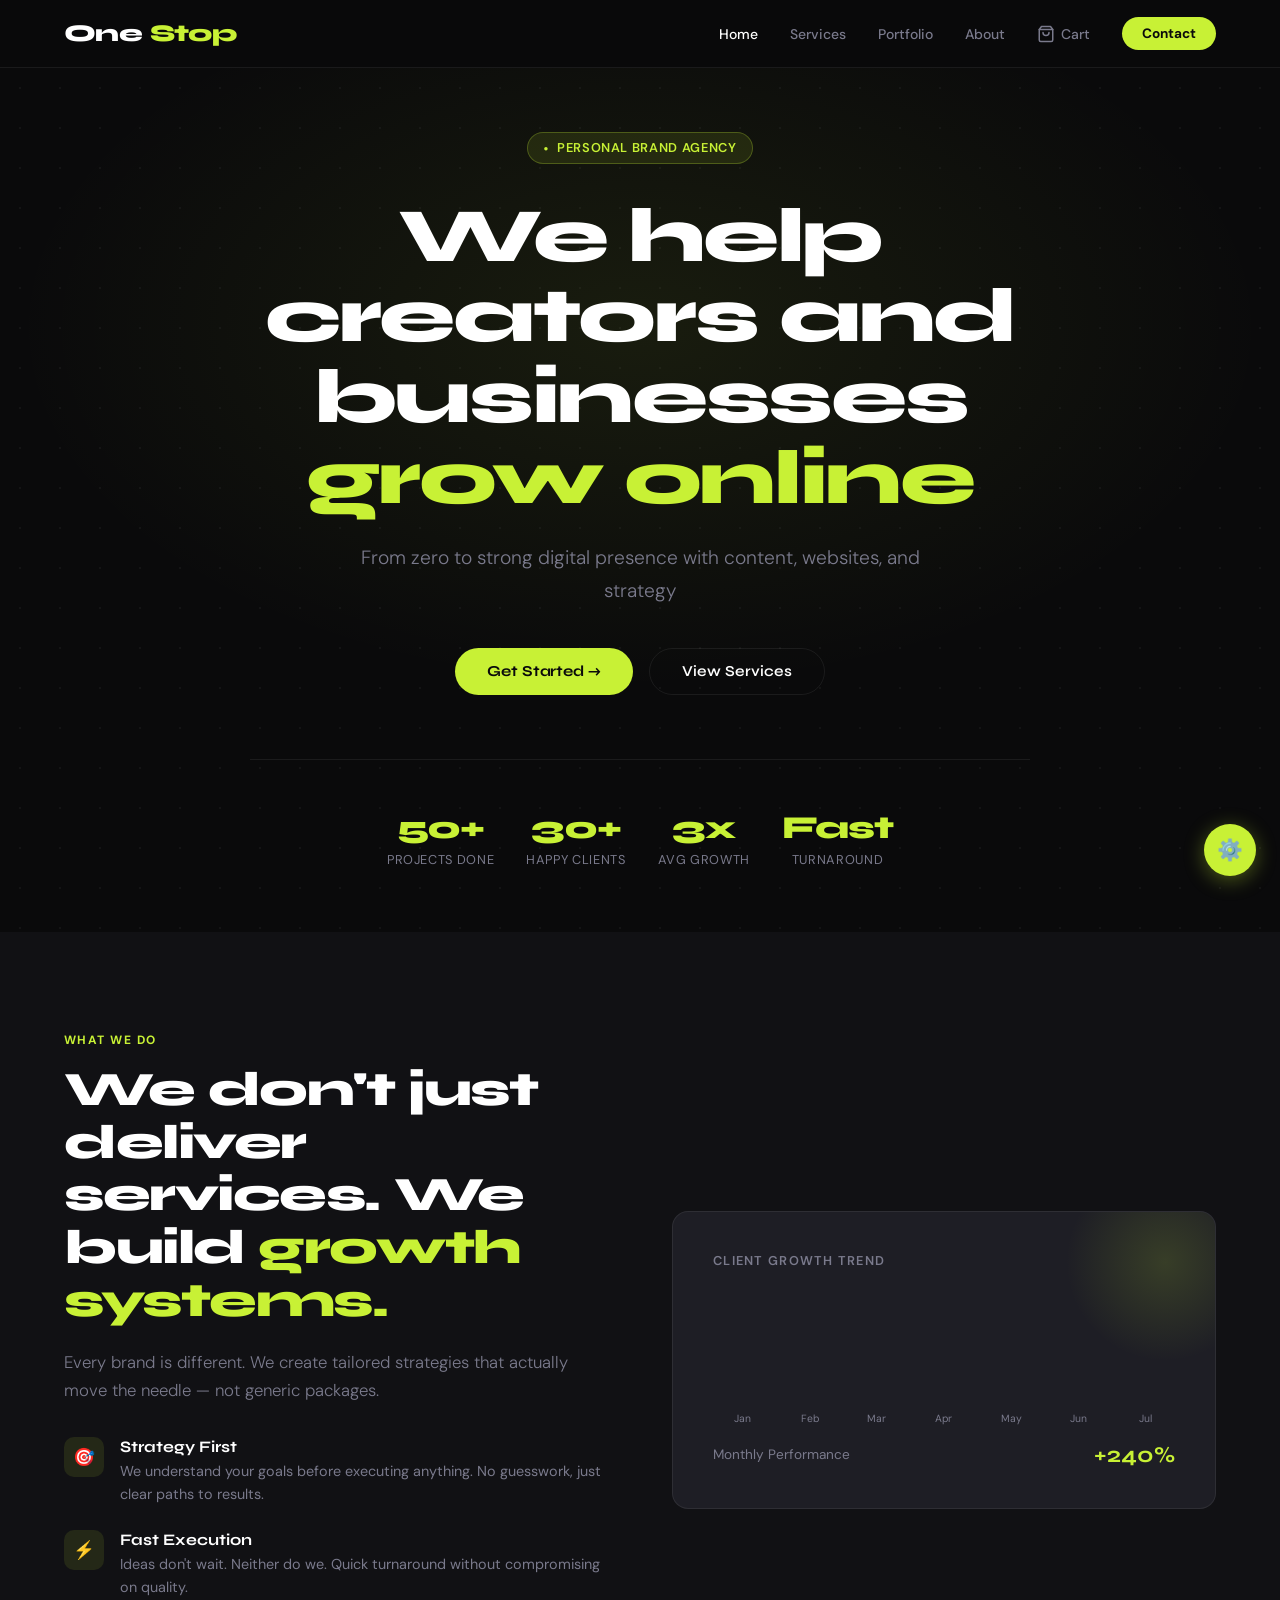
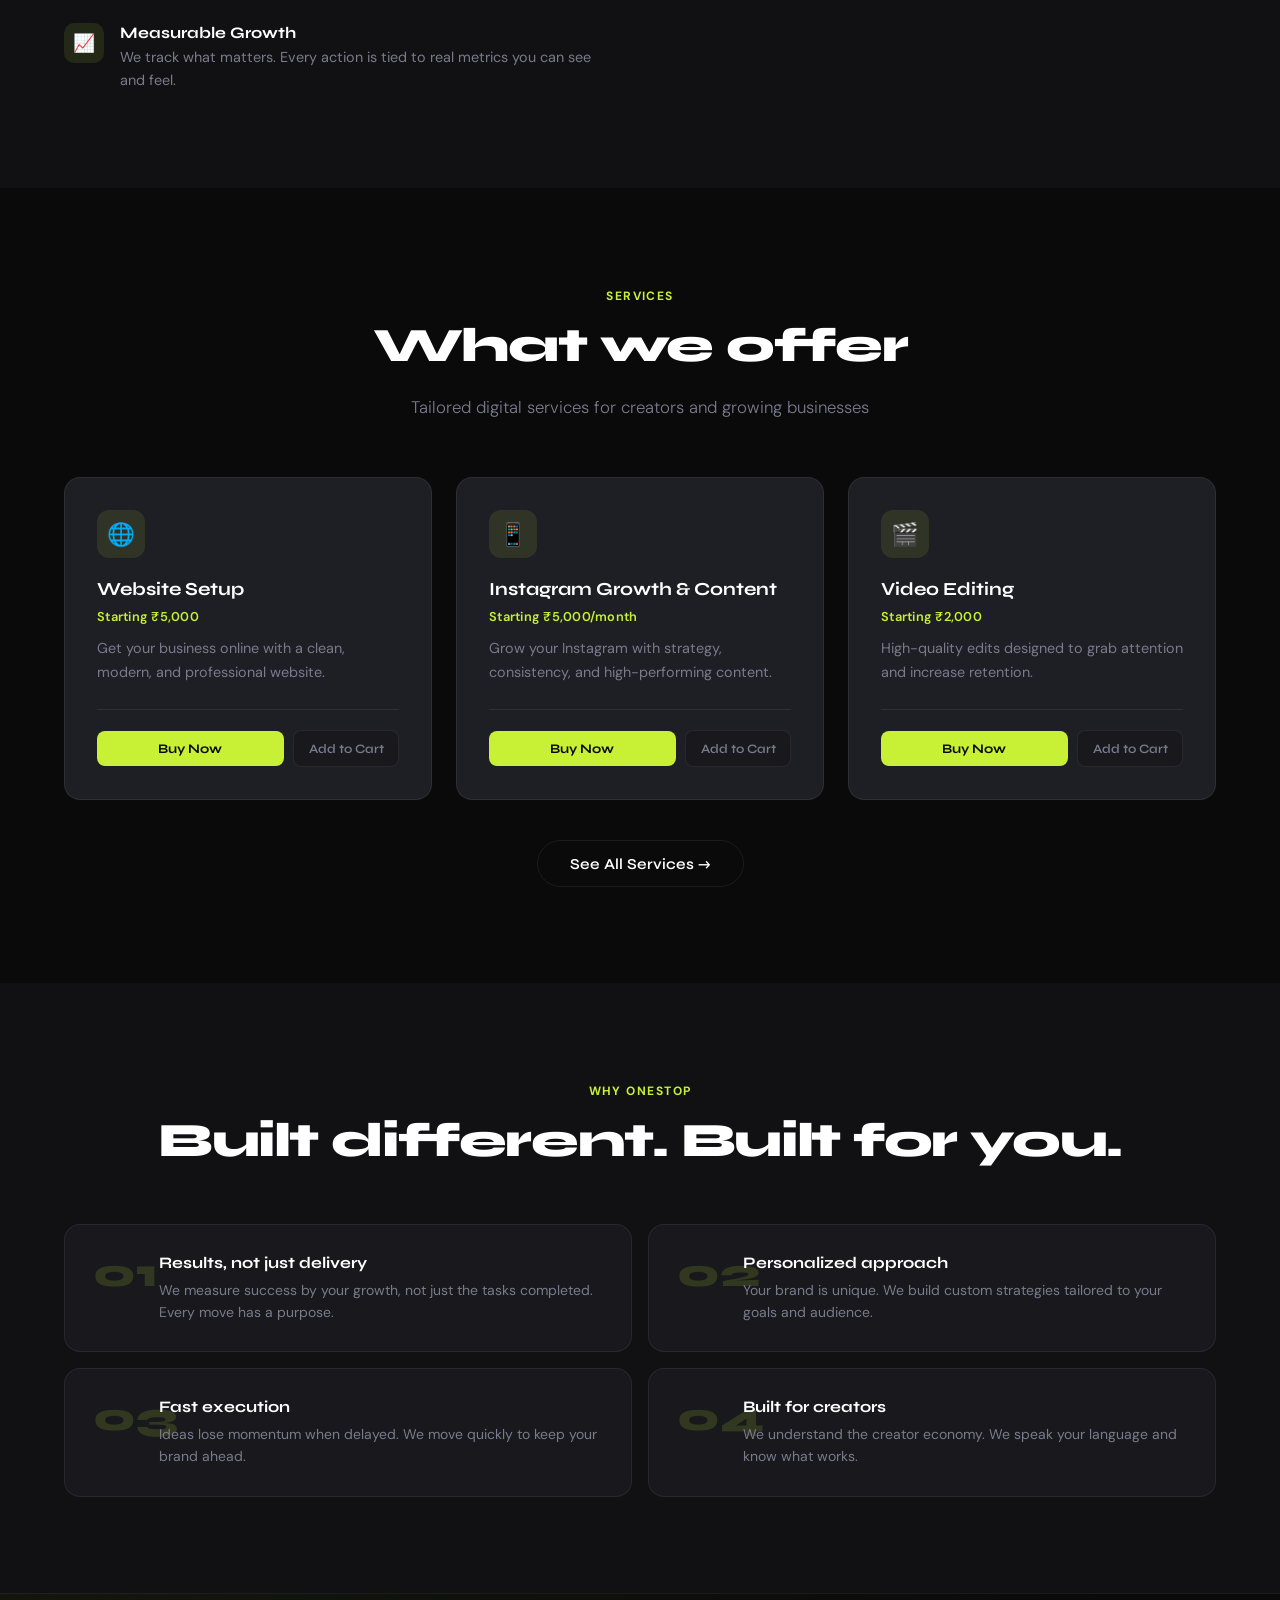
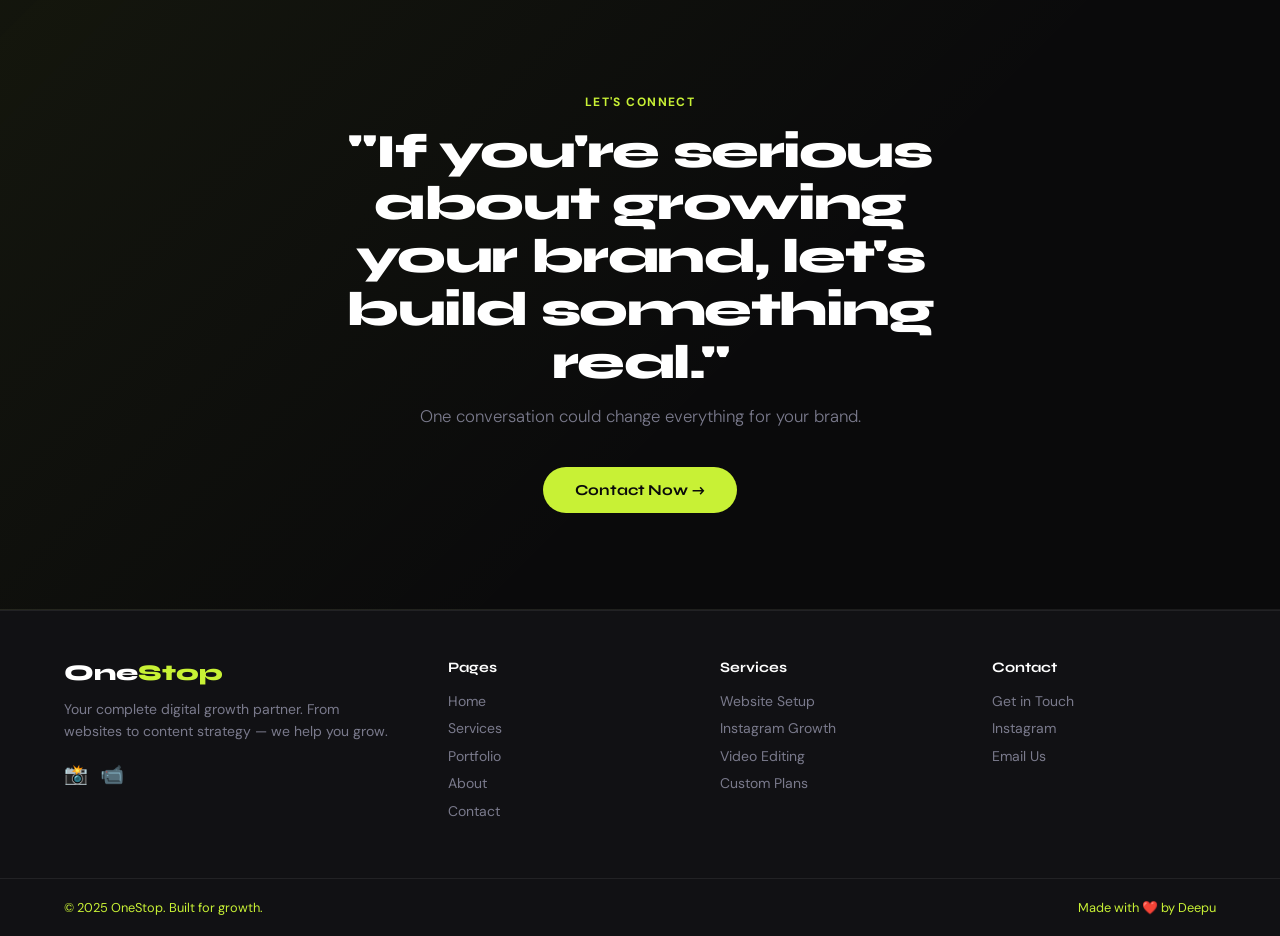
<file: index.html>
<!DOCTYPE html>
<html lang="en">
<head>
  <link rel="icon" type="image/svg+xml" href="favicon.svg">
<!-- Google Tag Manager -->
<script>(function(w,d,s,l,i){w[l]=w[l]||[];w[l].push({'gtm.start':
new Date().getTime(),event:'gtm.js'});var f=d.getElementsByTagName(s)[0],
j=d.createElement(s),dl=l!='dataLayer'?'&l='+l:'';j.async=true;j.src=
'https://www.googletagmanager.com/gtm.js?id='+i+dl;f.parentNode.insertBefore(j,f);
})(window,document,'script','dataLayer','GTM-PC334QZ3');</script>
<!-- End Google Tag Manager -->
  <!-- Google Tag Manager -->
<script>(function(w,d,s,l,i){w[l]=w[l]||[];w[l].push({'gtm.start':
new Date().getTime(),event:'gtm.js'});var f=d.getElementsByTagName(s)[0],
j=d.createElement(s),dl=l!='dataLayer'?'&l='+l:'';j.async=true;j.src=
'https://www.googletagmanager.com/gtm.js?id='+i+dl;f.parentNode.insertBefore(j,f);
})(window,document,'script','dataLayer','GTM-522B4P5Z');</script>
<!-- End Google Tag Manager -->
  <!-- Google tag (gtag.js) -->
<script async src="https://www.googletagmanager.com/gtag/js?id=G-YJ4X2NCLJR"></script>
<script>
  window.dataLayer = window.dataLayer || [];
  function gtag(){dataLayer.push(arguments);}
  gtag('js', new Date());

  gtag('config', 'G-YJ4X2NCLJR');
</script>
  <meta charset="UTF-8">
  <meta name="viewport" content="width=device-width, initial-scale=1.0">
  <title>OneStop — Digital Growth Agency</title>
  <link rel="stylesheet" href="styles.css">
</head>
<body>
  <!-- Google Tag Manager (noscript) -->
<noscript><iframe src="https://www.googletagmanager.com/ns.html?id=GTM-522B4P5Z"
height="0" width="0" style="display:none;visibility:hidden"></iframe></noscript>
<!-- End Google Tag Manager (noscript) -->
 <!-- Google Tag Manager (noscript) -->
<noscript><iframe src="https://www.googletagmanager.com/ns.html?id=GTM-PC334QZ3"
height="0" width="0" style="display:none;visibility:hidden"></iframe></noscript>
<!-- End Google Tag Manager (noscript) -->

<!-- ─── NAV ─────────────────────────────────────── -->
<nav>
  <a class="nav-logo" href="index.html">One<span>Stop</span></a>
  <div class="nav-links">
    <a href="index.html" class="active">Home</a>
    <a href="services.html">Services</a>
    <a href="portfolio.html">Portfolio</a>
    <a href="about.html">About</a>
    <button class="cart-nav-btn" onclick="openCart()" title="Cart">
      <svg viewBox="0 0 24 24" fill="none" stroke="currentColor" stroke-width="2" stroke-linecap="round" stroke-linejoin="round"><path d="M6 2L3 6v14a2 2 0 002 2h14a2 2 0 002-2V6l-3-4z"/><line x1="3" y1="6" x2="21" y2="6"/><path d="M16 10a4 4 0 01-8 0"/></svg>
      Cart
      <span class="cart-count" id="cartCount">0</span>
    </button>
    <a href="contact.html" class="nav-cta">Contact</a>
  </div>
  <button class="hamburger" onclick="toggleMenu()"><span></span><span></span><span></span></button>
</nav>
<div class="mobile-menu" id="mobileMenu">
  <a href="index.html"     onclick="closeMenu()">Home</a>
  <a href="services.html"  onclick="closeMenu()">Services</a>
  <a href="portfolio.html" onclick="closeMenu()">Portfolio</a>
  <a href="about.html"     onclick="closeMenu()">About</a>
  <a href="contact.html"   onclick="closeMenu()">Contact</a>
</div>

<!-- ─── HERO ─────────────────────────────────────── -->
<section class="hero">
  <div class="hero-bg"></div>
  <div class="hero-dots"></div>
  <div class="hero-content">
    <div class="hero-badge">Personal Brand Agency</div>
    <h1>We help creators and<br>businesses <em>grow online</em></h1>
    <p>From zero to strong digital presence with content, websites, and strategy</p>
    <div class="hero-btns">
      <a class="btn-primary" href="contact.html">Get Started →</a>
      <a class="btn-ghost"   href="services.html">View Services</a>
    </div>
    <div class="hero-stats">
      <div class="stat"><div class="stat-num">50+</div><div class="stat-label">Projects Done</div></div>
      <div class="stat"><div class="stat-num">30+</div><div class="stat-label">Happy Clients</div></div>
      <div class="stat"><div class="stat-num">3x</div><div class="stat-label">Avg Growth</div></div>
      <div class="stat"><div class="stat-num">Fast</div><div class="stat-label">Turnaround</div></div>
    </div>
  </div>
</section>

<!-- ─── WHAT WE DO ───────────────────────────────── -->
<section class="what-section">
  <div class="what-grid">
    <div>
      <div class="section-label">What We Do</div>
      <h2 class="section-title">We don't just deliver services. We build <span style="color:var(--accent)">growth systems.</span></h2>
      <p class="section-sub">Every brand is different. We create tailored strategies that actually move the needle — not generic packages.</p>
      <div class="what-points">
        <div class="what-point reveal">
          <div class="what-point-icon">🎯</div>
          <div><h4>Strategy First</h4><p>We understand your goals before executing anything. No guesswork, just clear paths to results.</p></div>
        </div>
        <div class="what-point reveal">
          <div class="what-point-icon">⚡</div>
          <div><h4>Fast Execution</h4><p>Ideas don't wait. Neither do we. Quick turnaround without compromising on quality.</p></div>
        </div>
        <div class="what-point reveal">
          <div class="what-point-icon">📈</div>
          <div><h4>Measurable Growth</h4><p>We track what matters. Every action is tied to real metrics you can see and feel.</p></div>
        </div>
      </div>
    </div>
    <div class="what-visual reveal">
      <div class="what-visual-glow"></div>
      <p style="font-size:0.8rem;color:var(--muted);text-transform:uppercase;letter-spacing:0.1em;margin-bottom:1rem;font-weight:600">Client Growth Trend</p>
      <div class="growth-chart" id="growthChart"></div>
      <div class="chart-legend"><span>Monthly Performance</span><strong>+240%</strong></div>
    </div>
  </div>
</section>

<!-- ─── SERVICES PREVIEW ──────────────────────────── -->
<section>
  <div class="section-head center">
    <div class="section-label">Services</div>
    <h2 class="section-title">What we offer</h2>
    <p class="section-sub">Tailored digital services for creators and growing businesses</p>
  </div>
  <div class="services-grid" id="homeServicesGrid"></div>
  <div style="text-align:center;margin-top:2.5rem">
    <a class="btn-ghost" href="services.html">See All Services →</a>
  </div>
</section>

<!-- ─── WHY CHOOSE ────────────────────────────────── -->
<section class="why-section">
  <div class="section-head center">
    <div class="section-label">Why OneStop</div>
    <h2 class="section-title">Built different. Built for you.</h2>
  </div>
  <div class="why-grid" id="whyGrid"></div>
</section>

<!-- ─── CTA ──────────────────────────────────────── -->
<section class="cta-section">
  <div class="section-label">Let's Connect</div>
  <h2 class="section-title">"If you're serious about growing your brand, let's build something real."</h2>
  <p>One conversation could change everything for your brand.</p>
  <a class="btn-primary" href="contact.html">Contact Now →</a>
</section>

<!-- ─── FOOTER ────────────────────────────────────── -->
<footer>
  <div class="footer-brand">
    <div class="footer-logo">One<span>Stop</span></div>
    <p class="footer-tagline">Your complete digital growth partner. From websites to content strategy — we help you grow.</p>
    <div style="display:flex;gap:0.75rem">
      <a href="#" style="color:var(--muted);font-size:1.2rem;text-decoration:none" title="Instagram">📸</a>
      <a href="#" style="color:var(--muted);font-size:1.2rem;text-decoration:none" title="YouTube">📹</a>
    </div>
  </div>
  <div class="footer-col">
    <h4>Pages</h4>
    <a href="index.html">Home</a>
    <a href="services.html">Services</a>
    <a href="portfolio.html">Portfolio</a>
    <a href="about.html">About</a>
    <a href="contact.html">Contact</a>
  </div>
  <div class="footer-col">
    <h4>Services</h4>
    <a href="services.html">Website Setup</a>
    <a href="services.html">Instagram Growth</a>
    <a href="services.html">Video Editing</a>
    <a href="contact.html">Custom Plans</a>
  </div>
  <div class="footer-col">
    <h4>Contact</h4>
    <a href="contact.html">Get in Touch</a>
    <a href="#">Instagram</a>
    <a href="#">Email Us</a>
  </div>
</footer>
<div class="footer-bottom">
  <span>© 2025 <span>OneStop</span>. Built for growth.</span>
  <span>Made with ❤️ by Deepu</span>
</div>

<!-- ─── CART DRAWER ───────────────────────────────── -->
<div class="cart-overlay" id="cartOverlay" onclick="closeCart()"></div>
<div class="cart-drawer" id="cartDrawer">
  <div class="cart-drawer-head">
    <div class="cart-drawer-title">Your Cart <span id="cartItemCount">0 items</span></div>
    <button class="cart-close-btn" onclick="closeCart()">
      <svg width="14" height="14" viewBox="0 0 14 14" fill="none" stroke="currentColor" stroke-width="2" stroke-linecap="round"><line x1="1" y1="1" x2="13" y2="13"/><line x1="13" y1="1" x2="1" y2="13"/></svg>
    </button>
  </div>
  <div class="cart-items" id="cartItemsList"></div>
  <div class="cart-footer" id="cartFooter" style="display:none">
    <div>
      <div class="cart-summary">
        <div class="cart-summary-label">Total</div>
        <div class="cart-summary-total" id="cartTotal">—</div>
      </div>
      <div class="cart-summary-note">Final price confirmed after consultation</div>
    </div>
    <button class="btn-checkout" onclick="openCheckout()">Proceed to Checkout</button>
    <button class="btn-continue-shopping" onclick="closeCart()">Continue Browsing</button>
  </div>
</div>

<!-- ─── CHECKOUT MODAL ────────────────────────────── -->
<div class="checkout-overlay" id="checkoutOverlay">
  <div class="checkout-box">
    <div class="checkout-head">
      <button class="checkout-close" onclick="closeCheckout()">
        <svg width="12" height="12" viewBox="0 0 12 12" fill="none" stroke="currentColor" stroke-width="2" stroke-linecap="round"><line x1="1" y1="1" x2="11" y2="11"/><line x1="11" y1="1" x2="1" y2="11"/></svg>
      </button>
      <div class="checkout-step-track">
        <div class="checkout-step-dot active" id="cdot-1">1</div>
        <div class="checkout-step-line" id="cline-1"></div>
        <div class="checkout-step-dot" id="cdot-2">2</div>
        <div class="checkout-step-line" id="cline-2"></div>
        <div class="checkout-step-dot" id="cdot-3">3</div>
      </div>
      <div class="checkout-step-labels">
        <div class="checkout-step-lbl active" id="clbl-1">Details</div>
        <div class="checkout-step-lbl" id="clbl-2">Payment</div>
        <div class="checkout-step-lbl" id="clbl-3">Confirm</div>
      </div>
      <h2 id="coHeadTitle">Your Details</h2>
      <p id="coHeadSub">Tell us who you are so we can get started.</p>
    </div>
    <div class="checkout-body">
      <div class="checkout-section active" id="co-step-1">
        <div class="order-summary-mini" id="coOrderSummary"></div>
        <div class="co-form-row">
          <div class="co-field"><label>First Name</label><input type="text" id="co-fname" placeholder="Deepu"></div>
          <div class="co-field"><label>Last Name</label><input type="text" id="co-lname" placeholder="Kumar"></div>
        </div>
        <div class="co-field"><label>Email Address</label><input type="email" id="co-email" placeholder="you@example.com"></div>
        <div class="co-field"><label>Phone Number</label><input type="tel" id="co-phone" placeholder="+91 99999 00000"></div>
        <div class="co-field"><label>Tell us about your project</label><input type="text" id="co-project" placeholder="Brief description of what you need"></div>
      </div>
      <div class="checkout-section" id="co-step-2">
        <div class="order-summary-mini" id="coOrderSummary2"></div>
        <div class="co-section-label">Payment Method</div>
        <div class="payment-methods">
          <div class="payment-method selected" onclick="selectPayment('card',this)">
            <div class="payment-method-radio"></div>
            <div class="payment-method-info"><div class="payment-method-name">Credit / Debit Card</div><div class="payment-method-desc">Visa, Mastercard, RuPay accepted</div></div>
            <div class="payment-method-logos"><span class="pay-logo">VISA</span><span class="pay-logo">MC</span><span class="pay-logo">RuPay</span></div>
          </div>
          <div class="payment-method" onclick="selectPayment('upi',this)">
            <div class="payment-method-radio"></div>
            <div class="payment-method-info"><div class="payment-method-name">UPI</div><div class="payment-method-desc">GPay, PhonePe, Paytm, BHIM</div></div>
            <div class="payment-method-logos"><span class="pay-logo">UPI</span></div>
          </div>
          <div class="payment-method" onclick="selectPayment('netbanking',this)">
            <div class="payment-method-radio"></div>
            <div class="payment-method-info"><div class="payment-method-name">Net Banking</div><div class="payment-method-desc">All major Indian banks</div></div>
            <div class="payment-method-logos"><span class="pay-logo">NEFT</span></div>
          </div>
        </div>
        <div class="card-fields visible" id="cardFields">
          <div class="co-section-label">Card Details</div>
          <div class="co-field card-number-wrap"><label>Card Number</label><input type="text" id="co-cardnum" placeholder="1234 5678 9012 3456" maxlength="19" oninput="formatCard(this)"><span class="card-brand" id="cardBrand">CARD</span></div>
          <div class="co-form-row">
            <div class="co-field"><label>Expiry Date</label><input type="text" placeholder="MM / YY" maxlength="7" oninput="formatExpiry(this)"></div>
            <div class="co-field"><label>CVV</label><input type="text" placeholder="CVV" maxlength="4"></div>
          </div>
          <div class="co-field"><label>Name on Card</label><input type="text" placeholder="As it appears on card"></div>
        </div>
        <div class="upi-field" id="upiField">
          <div class="co-section-label">UPI Details</div>
          <div class="co-field"><label>UPI ID</label><input type="text" placeholder="yourname@upi"></div>
        </div>
      </div>
      <div class="checkout-section" id="co-step-3">
        <div class="order-summary-mini" id="coOrderSummary3"></div>
        <div class="co-section-label">Confirm Your Order</div>
        <div style="background:var(--bg3);border:1px solid var(--border);border-radius:12px;padding:1.25rem;font-size:0.875rem;color:var(--muted);line-height:1.7">
          By placing this order you agree that a 50% advance payment will be collected to begin work, with the remaining 50% due on delivery. You will receive a confirmation email within 30 minutes.
        </div>
        <div id="coConfirmDetails" style="margin-top:1.25rem;background:var(--bg3);border:1px solid var(--border);border-radius:12px;padding:1.25rem;font-size:0.875rem;"></div>
        <div style="margin-top:1rem;display:flex;align-items:center;gap:6px;font-size:0.75rem;color:var(--muted)">
          <svg width="13" height="13" viewBox="0 0 24 24" fill="none" stroke="currentColor" stroke-width="2" stroke-linecap="round" stroke-linejoin="round"><rect x="3" y="11" width="18" height="11" rx="2" ry="2"/><path d="M7 11V7a5 5 0 0110 0v4"/></svg>
          Secure checkout — Your data is encrypted and never shared
        </div>
      </div>
      <div class="checkout-section" id="co-success">
        <div class="checkout-success">
          <div class="success-icon">
            <svg width="32" height="32" viewBox="0 0 24 24" fill="none" stroke="currentColor" stroke-width="2.5" stroke-linecap="round" stroke-linejoin="round"><polyline points="20 6 9 17 4 12"/></svg>
          </div>
          <h2>Order Confirmed!</h2>
          <p>Thank you for choosing OneStop. We'll send your invoice and project brief to your email within 30 minutes.</p>
          <div class="order-id" id="coOrderId">Order #OS-000000</div>
          <a class="btn-checkout" href="index.html" style="margin-top:2rem;border-radius:10px;display:inline-block;text-align:center;text-decoration:none">Back to Home</a>
        </div>
      </div>
    </div>
    <div class="checkout-footer" id="checkoutFooter">
      <button class="btn-co-back" id="btnCoBack" onclick="coBack()" style="display:none">Back</button>
      <button class="btn-co-next" id="btnCoNext" onclick="coNext()">Continue</button>
    </div>
  </div>
</div>

<!-- ─── ADMIN PANEL ───────────────────────────────── -->
<div class="admin-panel">
  <button class="admin-toggle" onclick="openAdmin()" title="Edit Content">⚙️</button>
</div>
<div class="admin-modal" id="adminModal">
  <div class="admin-box">
    <h2>⚙️ Content Editor</h2>
    <p>Update your site content without touching code. Changes apply instantly.</p>
    <div class="admin-tabs">
      <button class="admin-tab active" onclick="switchTab('services',event)">Services</button>
      <button class="admin-tab"        onclick="switchTab('portfolio',event)">Portfolio</button>
      <button class="admin-tab"        onclick="switchTab('settings',event)">Settings</button>
    </div>
    <div class="admin-section active" id="tab-services">
      <div id="adminServicesList"></div>
      <button class="admin-add" onclick="addService()">+ Add New Service</button>
      <div class="admin-actions">
        <button class="admin-save" onclick="renderHomeServices();showToast()">Save Services</button>
        <button class="admin-close" onclick="closeAdmin()">Cancel</button>
      </div>
    </div>
    <div class="admin-section" id="tab-portfolio">
      <div id="adminPortfolioList"></div>
      <button class="admin-add" onclick="addPortfolioItem()">+ Add Portfolio Item</button>
      <div class="admin-actions">
        <button class="admin-save" onclick="showToast()">Save Portfolio</button>
        <button class="admin-close" onclick="closeAdmin()">Cancel</button>
      </div>
    </div>
    <div class="admin-section" id="tab-settings">
      <div class="admin-field"><label>Hero Headline</label><input type="text" id="admin-heroH" value="We help creators and businesses grow online"></div>
      <div class="admin-field"><label>Hero Subheadline</label><input type="text" id="admin-heroSub" value="From zero to strong digital presence with content, websites, and strategy"></div>
      <div class="admin-actions">
        <button class="admin-save" onclick="applyHeroSettings();showToast()">Save Settings</button>
        <button class="admin-close" onclick="closeAdmin()">Cancel</button>
      </div>
    </div>
  </div>
</div>
<div class="success-toast" id="toast">✓ Saved successfully!</div>

<script src="shared.js"></script>
<script>
// ── HOME-SPECIFIC RENDER ───────────────────────────
function renderHomeServices() {
  const grid = document.getElementById('homeServicesGrid');
  if (!grid) return;
  grid.innerHTML = siteData.services.map(s => `
    <div class="service-card reveal" style="display:flex;flex-direction:column">
      <div class="service-icon">${s.icon}</div>
      <div class="service-name">${s.name}</div>
      <div class="service-price">${s.price}</div>
      <div class="service-desc">${s.desc}</div>
      <div class="service-card-actions">
        <button class="btn-buy"      onclick='buyNow(event,${JSON.stringify(s)})'>Buy Now</button>
        <button class="btn-add-cart" id="ac-${s.id}" onclick='addToCart(event,${JSON.stringify(s)},this)'>Add to Cart</button>
      </div>
    </div>`).join('');
  initReveal();
}

function renderWhyGrid() {
  const el = document.getElementById('whyGrid');
  if (!el) return;
  el.innerHTML = siteData.whyPoints.map(w => `
    <div class="why-card reveal">
      <div class="why-num">${w.num}</div>
      <div><h4>${w.title}</h4><p>${w.desc}</p></div>
    </div>`).join('');
  initReveal();
}

function buildChart() {
  const chart = document.getElementById('growthChart');
  if (!chart) return;
  const months = ['Jan','Feb','Mar','Apr','May','Jun','Jul'];
  const vals   = [20,35,42,55,68,82,100];
  chart.innerHTML = months.map((m,i) => `
    <div style="display:flex;flex-direction:column;align-items:center;flex:1">
      <div class="bar" style="height:${vals[i]*1.4}px;width:100%">
        <div class="bar-fill" style="height:${vals[i]}%"></div>
      </div>
      <div class="bar-label">${m}</div>
    </div>`).join('');
}

function applyHeroSettings() {
  const h   = document.getElementById('admin-heroH');
  const sub = document.getElementById('admin-heroSub');
  if (h)   document.querySelector('.hero h1').innerHTML = h.value;
  if (sub) document.querySelector('.hero > .hero-content > p').textContent = sub.value;
}

// ── INIT ──────────────────────────────────────────
document.addEventListener('DOMContentLoaded', () => {
  renderHomeServices();
  renderWhyGrid();
  buildChart();
});
</script>
</body>
</html>
</file>
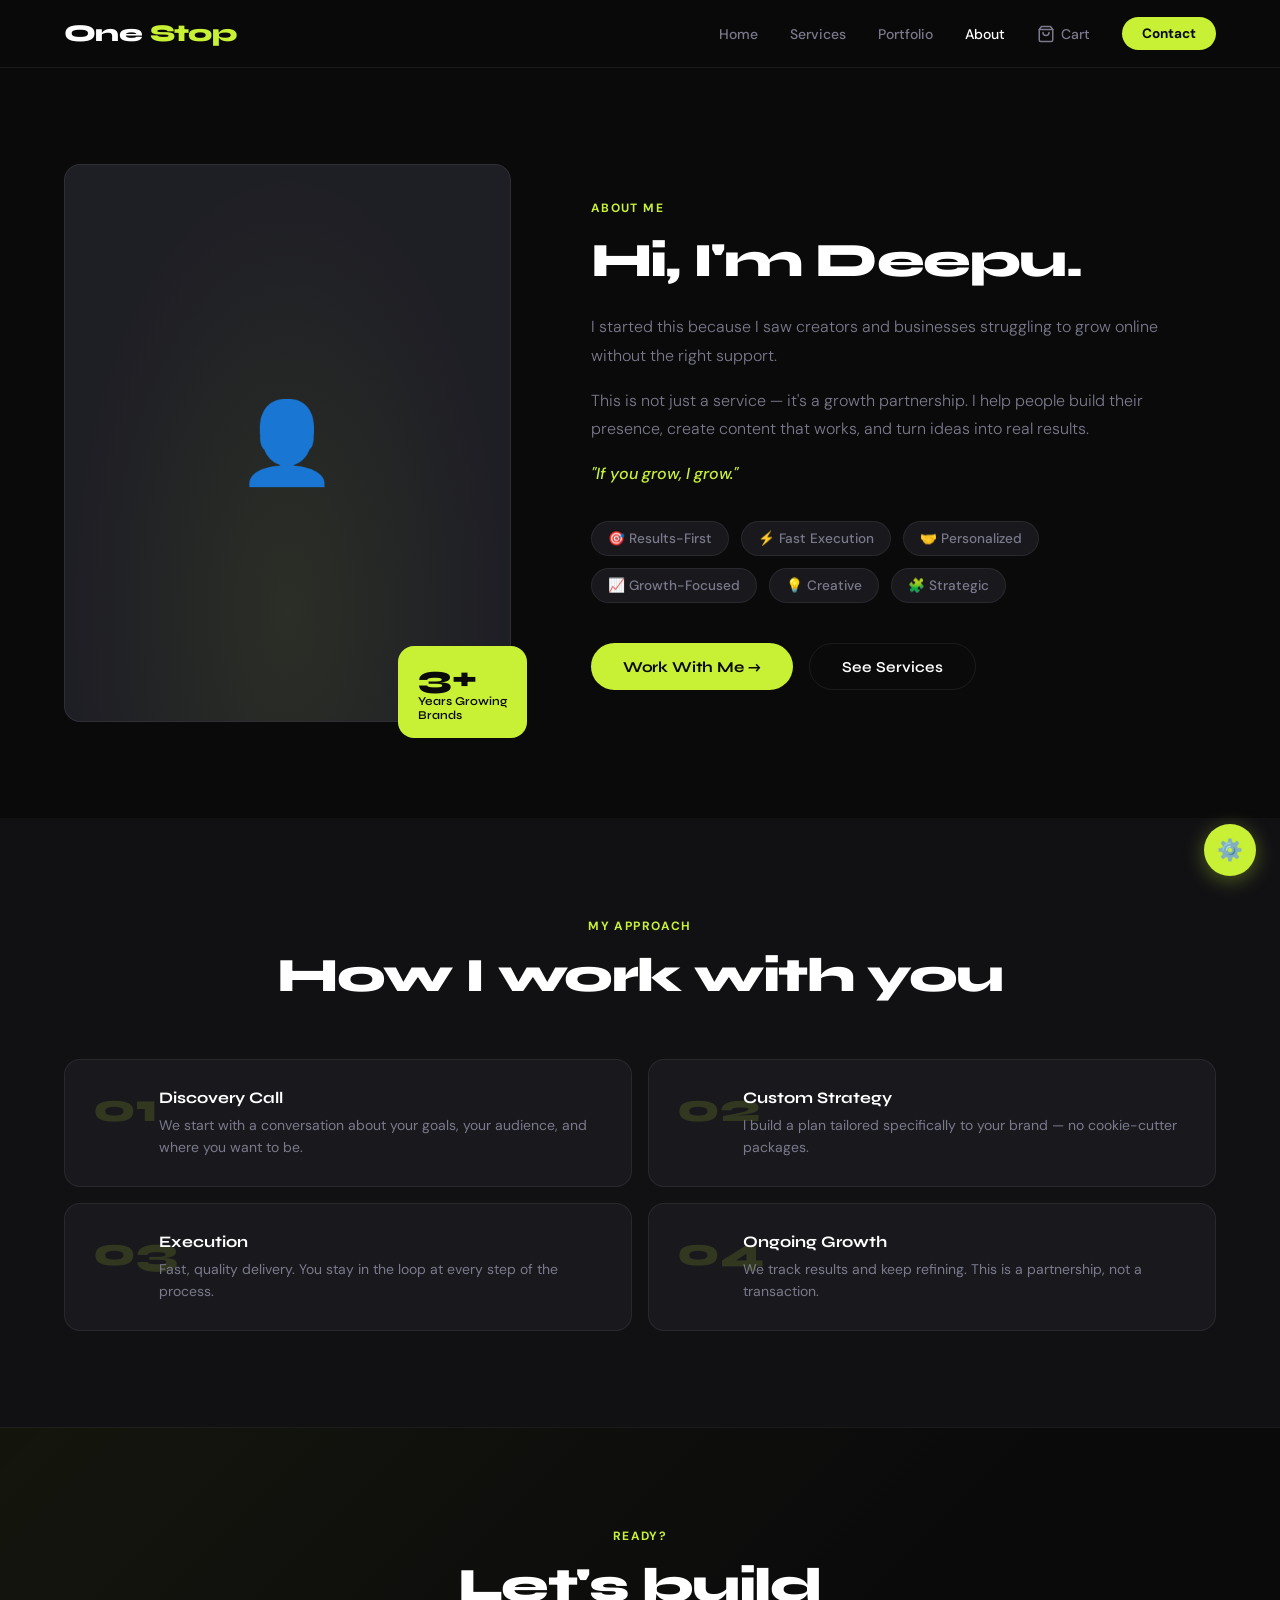
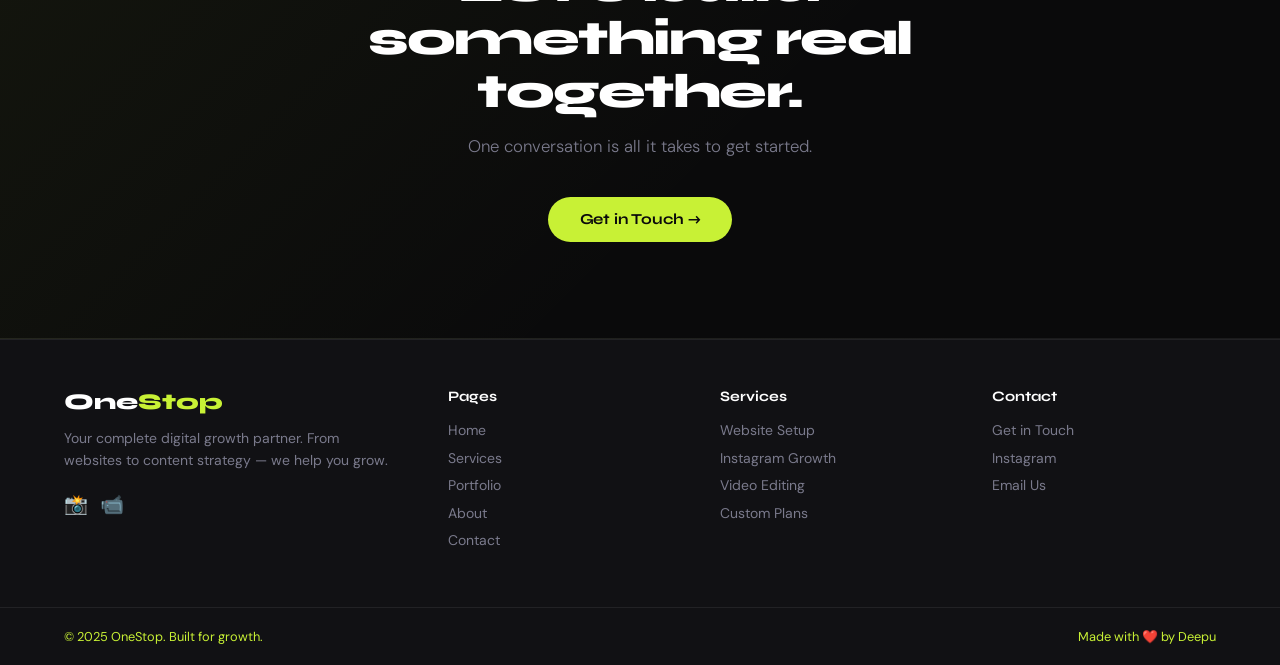
<file: about.html>
<!DOCTYPE html>
<html lang="en">
<head>
  <link rel="icon" type="image/svg+xml" href="favicon.svg">
<!-- Google Tag Manager -->
<script>(function(w,d,s,l,i){w[l]=w[l]||[];w[l].push({'gtm.start':
new Date().getTime(),event:'gtm.js'});var f=d.getElementsByTagName(s)[0],
j=d.createElement(s),dl=l!='dataLayer'?'&l='+l:'';j.async=true;j.src=
'https://www.googletagmanager.com/gtm.js?id='+i+dl;f.parentNode.insertBefore(j,f);
})(window,document,'script','dataLayer','GTM-PC334QZ3');</script>
<!-- End Google Tag Manager -->
  <!-- Google Tag Manager -->
<script>(function(w,d,s,l,i){w[l]=w[l]||[];w[l].push({'gtm.start':
new Date().getTime(),event:'gtm.js'});var f=d.getElementsByTagName(s)[0],
j=d.createElement(s),dl=l!='dataLayer'?'&l='+l:'';j.async=true;j.src=
'https://www.googletagmanager.com/gtm.js?id='+i+dl;f.parentNode.insertBefore(j,f);
})(window,document,'script','dataLayer','GTM-522B4P5Z');</script>
<!-- End Google Tag Manager -->
  <!-- Google tag (gtag.js) -->
<script async src="https://www.googletagmanager.com/gtag/js?id=G-YJ4X2NCLJR"></script>
<script>
  window.dataLayer = window.dataLayer || [];
  function gtag(){dataLayer.push(arguments);}
  gtag('js', new Date());

  gtag('config', 'G-YJ4X2NCLJR');
</script>
  <meta charset="UTF-8">
  <meta name="viewport" content="width=device-width, initial-scale=1.0">
  <title>About — OneStop Digital Growth Agency</title>
  <link rel="stylesheet" href="styles.css">
</head>
<body>
  <!-- Google Tag Manager (noscript) -->
<noscript><iframe src="https://www.googletagmanager.com/ns.html?id=GTM-522B4P5Z"
height="0" width="0" style="display:none;visibility:hidden"></iframe></noscript>
<!-- End Google Tag Manager (noscript) -->
 <!-- Google Tag Manager (noscript) -->
<noscript><iframe src="https://www.googletagmanager.com/ns.html?id=GTM-PC334QZ3"
height="0" width="0" style="display:none;visibility:hidden"></iframe></noscript>
<!-- End Google Tag Manager (noscript) -->

<!-- ─── NAV ─────────────────────────────────────── -->
<nav>
  <a class="nav-logo" href="index.html">One<span>Stop</span></a>
  <div class="nav-links">
    <a href="index.html">Home</a>
    <a href="services.html">Services</a>
    <a href="portfolio.html">Portfolio</a>
    <a href="about.html" class="active">About</a>
    <button class="cart-nav-btn" onclick="openCart()" title="Cart">
      <svg viewBox="0 0 24 24" fill="none" stroke="currentColor" stroke-width="2" stroke-linecap="round" stroke-linejoin="round"><path d="M6 2L3 6v14a2 2 0 002 2h14a2 2 0 002-2V6l-3-4z"/><line x1="3" y1="6" x2="21" y2="6"/><path d="M16 10a4 4 0 01-8 0"/></svg>
      Cart
      <span class="cart-count" id="cartCount">0</span>
    </button>
    <a href="contact.html" class="nav-cta">Contact</a>
  </div>
  <button class="hamburger" onclick="toggleMenu()"><span></span><span></span><span></span></button>
</nav>
<div class="mobile-menu" id="mobileMenu">
  <a href="index.html"     onclick="closeMenu()">Home</a>
  <a href="services.html"  onclick="closeMenu()">Services</a>
  <a href="portfolio.html" onclick="closeMenu()">Portfolio</a>
  <a href="about.html"     onclick="closeMenu()">About</a>
  <a href="contact.html"   onclick="closeMenu()">Contact</a>
</div>

<!-- ─── ABOUT ────────────────────────────────────── -->
<section>
  <div class="about-grid">
    <div class="about-img-wrap">
      <div class="about-img">
        <div class="about-img-bg"></div>
        <span style="position:relative;z-index:1;font-size:5rem">👤</span>
      </div>
      <div class="about-badge">
        <div class="about-badge-num">3+</div>
        <div class="about-badge-text">Years Growing<br>Brands</div>
      </div>
    </div>

    <div class="about-content">
      <div class="section-label">About Me</div>
      <h2 id="aboutTitle">Hi, I'm Deepu.</h2>
      <p id="aboutP1">I started this because I saw creators and businesses struggling to grow online without the right support.</p>
      <p id="aboutP2">This is not just a service — it's a growth partnership. I help people build their presence, create content that works, and turn ideas into real results.</p>
      <p style="color:var(--accent);font-weight:500;font-style:italic">"If you grow, I grow."</p>
      <div class="about-values">
        <span class="value-tag">🎯 Results-First</span>
        <span class="value-tag">⚡ Fast Execution</span>
        <span class="value-tag">🤝 Personalized</span>
        <span class="value-tag">📈 Growth-Focused</span>
        <span class="value-tag">💡 Creative</span>
        <span class="value-tag">🧩 Strategic</span>
      </div>
      <div style="margin-top:2.5rem;display:flex;gap:1rem;flex-wrap:wrap">
        <a class="btn-primary" href="contact.html">Work With Me →</a>
        <a class="btn-ghost"   href="services.html">See Services</a>
      </div>
    </div>
  </div>
</section>

<!-- ─── WHY CHOOSE ────────────────────────────────── -->
<section class="why-section">
  <div class="section-head center">
    <div class="section-label">My Approach</div>
    <h2 class="section-title">How I work with you</h2>
  </div>
  <div class="why-grid">
    <div class="why-card reveal">
      <div class="why-num">01</div>
      <div><h4>Discovery Call</h4><p>We start with a conversation about your goals, your audience, and where you want to be.</p></div>
    </div>
    <div class="why-card reveal">
      <div class="why-num">02</div>
      <div><h4>Custom Strategy</h4><p>I build a plan tailored specifically to your brand — no cookie-cutter packages.</p></div>
    </div>
    <div class="why-card reveal">
      <div class="why-num">03</div>
      <div><h4>Execution</h4><p>Fast, quality delivery. You stay in the loop at every step of the process.</p></div>
    </div>
    <div class="why-card reveal">
      <div class="why-num">04</div>
      <div><h4>Ongoing Growth</h4><p>We track results and keep refining. This is a partnership, not a transaction.</p></div>
    </div>
  </div>
</section>

<!-- ─── CTA ──────────────────────────────────────── -->
<section class="cta-section">
  <div class="section-label">Ready?</div>
  <h2 class="section-title">Let's build something real together.</h2>
  <p>One conversation is all it takes to get started.</p>
  <a class="btn-primary" href="contact.html">Get in Touch →</a>
</section>

<!-- ─── FOOTER ────────────────────────────────────── -->
<footer>
  <div class="footer-brand">
    <div class="footer-logo">One<span>Stop</span></div>
    <p class="footer-tagline">Your complete digital growth partner. From websites to content strategy — we help you grow.</p>
    <div style="display:flex;gap:0.75rem">
      <a href="#" style="color:var(--muted);font-size:1.2rem;text-decoration:none" title="Instagram">📸</a>
      <a href="#" style="color:var(--muted);font-size:1.2rem;text-decoration:none" title="YouTube">📹</a>
    </div>
  </div>
  <div class="footer-col">
    <h4>Pages</h4>
    <a href="index.html">Home</a>
    <a href="services.html">Services</a>
    <a href="portfolio.html">Portfolio</a>
    <a href="about.html">About</a>
    <a href="contact.html">Contact</a>
  </div>
  <div class="footer-col">
    <h4>Services</h4>
    <a href="services.html">Website Setup</a>
    <a href="services.html">Instagram Growth</a>
    <a href="services.html">Video Editing</a>
    <a href="contact.html">Custom Plans</a>
  </div>
  <div class="footer-col">
    <h4>Contact</h4>
    <a href="contact.html">Get in Touch</a>
    <a href="#">Instagram</a>
    <a href="#">Email Us</a>
  </div>
</footer>
<div class="footer-bottom">
  <span>© 2025 <span>OneStop</span>. Built for growth.</span>
  <span>Made with ❤️ by Deepu</span>
</div>

<!-- ─── CART DRAWER ───────────────────────────────── -->
<div class="cart-overlay" id="cartOverlay" onclick="closeCart()"></div>
<div class="cart-drawer" id="cartDrawer">
  <div class="cart-drawer-head">
    <div class="cart-drawer-title">Your Cart <span id="cartItemCount">0 items</span></div>
    <button class="cart-close-btn" onclick="closeCart()">
      <svg width="14" height="14" viewBox="0 0 14 14" fill="none" stroke="currentColor" stroke-width="2" stroke-linecap="round"><line x1="1" y1="1" x2="13" y2="13"/><line x1="13" y1="1" x2="1" y2="13"/></svg>
    </button>
  </div>
  <div class="cart-items" id="cartItemsList"></div>
  <div class="cart-footer" id="cartFooter" style="display:none">
    <div>
      <div class="cart-summary">
        <div class="cart-summary-label">Total</div>
        <div class="cart-summary-total" id="cartTotal">—</div>
      </div>
      <div class="cart-summary-note">Final price confirmed after consultation</div>
    </div>
    <button class="btn-checkout" onclick="openCheckout()">Proceed to Checkout</button>
    <button class="btn-continue-shopping" onclick="closeCart()">Continue Browsing</button>
  </div>
</div>

<!-- ─── CHECKOUT MODAL ────────────────────────────── -->
<div class="checkout-overlay" id="checkoutOverlay">
  <div class="checkout-box">
    <div class="checkout-head">
      <button class="checkout-close" onclick="closeCheckout()">
        <svg width="12" height="12" viewBox="0 0 12 12" fill="none" stroke="currentColor" stroke-width="2" stroke-linecap="round"><line x1="1" y1="1" x2="11" y2="11"/><line x1="11" y1="1" x2="1" y2="11"/></svg>
      </button>
      <div class="checkout-step-track">
        <div class="checkout-step-dot active" id="cdot-1">1</div>
        <div class="checkout-step-line" id="cline-1"></div>
        <div class="checkout-step-dot" id="cdot-2">2</div>
        <div class="checkout-step-line" id="cline-2"></div>
        <div class="checkout-step-dot" id="cdot-3">3</div>
      </div>
      <div class="checkout-step-labels">
        <div class="checkout-step-lbl active" id="clbl-1">Details</div>
        <div class="checkout-step-lbl" id="clbl-2">Payment</div>
        <div class="checkout-step-lbl" id="clbl-3">Confirm</div>
      </div>
      <h2 id="coHeadTitle">Your Details</h2>
      <p id="coHeadSub">Tell us who you are so we can get started.</p>
    </div>
    <div class="checkout-body">
      <div class="checkout-section active" id="co-step-1">
        <div class="order-summary-mini" id="coOrderSummary"></div>
        <div class="co-form-row">
          <div class="co-field"><label>First Name</label><input type="text" id="co-fname" placeholder="Deepu"></div>
          <div class="co-field"><label>Last Name</label><input type="text" id="co-lname" placeholder="Kumar"></div>
        </div>
        <div class="co-field"><label>Email Address</label><input type="email" id="co-email" placeholder="you@example.com"></div>
        <div class="co-field"><label>Phone Number</label><input type="tel" id="co-phone" placeholder="+91 99999 00000"></div>
        <div class="co-field"><label>Tell us about your project</label><input type="text" id="co-project" placeholder="Brief description of what you need"></div>
      </div>
      <div class="checkout-section" id="co-step-2">
        <div class="order-summary-mini" id="coOrderSummary2"></div>
        <div class="co-section-label">Payment Method</div>
        <div class="payment-methods">
          <div class="payment-method selected" onclick="selectPayment('card',this)">
            <div class="payment-method-radio"></div>
            <div class="payment-method-info"><div class="payment-method-name">Credit / Debit Card</div><div class="payment-method-desc">Visa, Mastercard, RuPay accepted</div></div>
            <div class="payment-method-logos"><span class="pay-logo">VISA</span><span class="pay-logo">MC</span><span class="pay-logo">RuPay</span></div>
          </div>
          <div class="payment-method" onclick="selectPayment('upi',this)">
            <div class="payment-method-radio"></div>
            <div class="payment-method-info"><div class="payment-method-name">UPI</div><div class="payment-method-desc">GPay, PhonePe, Paytm, BHIM</div></div>
            <div class="payment-method-logos"><span class="pay-logo">UPI</span></div>
          </div>
          <div class="payment-method" onclick="selectPayment('netbanking',this)">
            <div class="payment-method-radio"></div>
            <div class="payment-method-info"><div class="payment-method-name">Net Banking</div><div class="payment-method-desc">All major Indian banks</div></div>
            <div class="payment-method-logos"><span class="pay-logo">NEFT</span></div>
          </div>
        </div>
        <div class="card-fields visible" id="cardFields">
          <div class="co-section-label">Card Details</div>
          <div class="co-field card-number-wrap"><label>Card Number</label><input type="text" id="co-cardnum" placeholder="1234 5678 9012 3456" maxlength="19" oninput="formatCard(this)"><span class="card-brand" id="cardBrand">CARD</span></div>
          <div class="co-form-row">
            <div class="co-field"><label>Expiry Date</label><input type="text" placeholder="MM / YY" maxlength="7" oninput="formatExpiry(this)"></div>
            <div class="co-field"><label>CVV</label><input type="text" placeholder="CVV" maxlength="4"></div>
          </div>
          <div class="co-field"><label>Name on Card</label><input type="text" placeholder="As it appears on card"></div>
        </div>
        <div class="upi-field" id="upiField">
          <div class="co-section-label">UPI Details</div>
          <div class="co-field"><label>UPI ID</label><input type="text" placeholder="yourname@upi"></div>
        </div>
      </div>
      <div class="checkout-section" id="co-step-3">
        <div class="order-summary-mini" id="coOrderSummary3"></div>
        <div class="co-section-label">Confirm Your Order</div>
        <div style="background:var(--bg3);border:1px solid var(--border);border-radius:12px;padding:1.25rem;font-size:0.875rem;color:var(--muted);line-height:1.7">
          By placing this order you agree that a 50% advance payment will be collected to begin work, with the remaining 50% due on delivery.
        </div>
        <div id="coConfirmDetails" style="margin-top:1.25rem;background:var(--bg3);border:1px solid var(--border);border-radius:12px;padding:1.25rem;font-size:0.875rem;"></div>
      </div>
      <div class="checkout-section" id="co-success">
        <div class="checkout-success">
          <div class="success-icon"><svg width="32" height="32" viewBox="0 0 24 24" fill="none" stroke="currentColor" stroke-width="2.5" stroke-linecap="round" stroke-linejoin="round"><polyline points="20 6 9 17 4 12"/></svg></div>
          <h2>Order Confirmed!</h2>
          <p>Thank you for choosing OneStop. We'll send your invoice to your email within 30 minutes.</p>
          <div class="order-id" id="coOrderId">Order #OS-000000</div>
          <a class="btn-checkout" href="index.html" style="margin-top:2rem;border-radius:10px;display:inline-block;text-align:center;text-decoration:none">Back to Home</a>
        </div>
      </div>
    </div>
    <div class="checkout-footer" id="checkoutFooter">
      <button class="btn-co-back" id="btnCoBack" onclick="coBack()" style="display:none">Back</button>
      <button class="btn-co-next" id="btnCoNext" onclick="coNext()">Continue</button>
    </div>
  </div>
</div>

<!-- ─── ADMIN PANEL ───────────────────────────────── -->
<div class="admin-panel">
  <button class="admin-toggle" onclick="openAdmin()" title="Edit Content">⚙️</button>
</div>
<div class="admin-modal" id="adminModal">
  <div class="admin-box">
    <h2>⚙️ Content Editor</h2>
    <p>Edit About page content. Changes apply instantly.</p>
    <div class="admin-tabs">
      <button class="admin-tab active" onclick="switchTab('about',event)">About</button>
    </div>
    <div class="admin-section active" id="tab-about">
      <div class="admin-field"><label>Name / Headline</label><input type="text" id="admin-aboutTitle" value="Hi, I'm Deepu."></div>
      <div class="admin-field"><label>Paragraph 1</label><textarea id="admin-aboutP1" rows="3">I started this because I saw creators and businesses struggling to grow online without the right support.</textarea></div>
      <div class="admin-field"><label>Paragraph 2</label><textarea id="admin-aboutP2" rows="3">This is not just a service — it's a growth partnership. I help people build their presence, create content that works, and turn ideas into real results.</textarea></div>
      <div class="admin-actions">
        <button class="admin-save" onclick="saveAbout()">Save About</button>
        <button class="admin-close" onclick="closeAdmin()">Cancel</button>
      </div>
    </div>
  </div>
</div>
<div class="success-toast" id="toast">✓ Saved successfully!</div>

<script src="shared.js"></script>
<script>
function saveAbout() {
  document.getElementById('aboutTitle').textContent = document.getElementById('admin-aboutTitle').value;
  document.getElementById('aboutP1').textContent    = document.getElementById('admin-aboutP1').value;
  document.getElementById('aboutP2').textContent    = document.getElementById('admin-aboutP2').value;
  showToast(); closeAdmin();
}
</script>
</body>
</html>
</file>
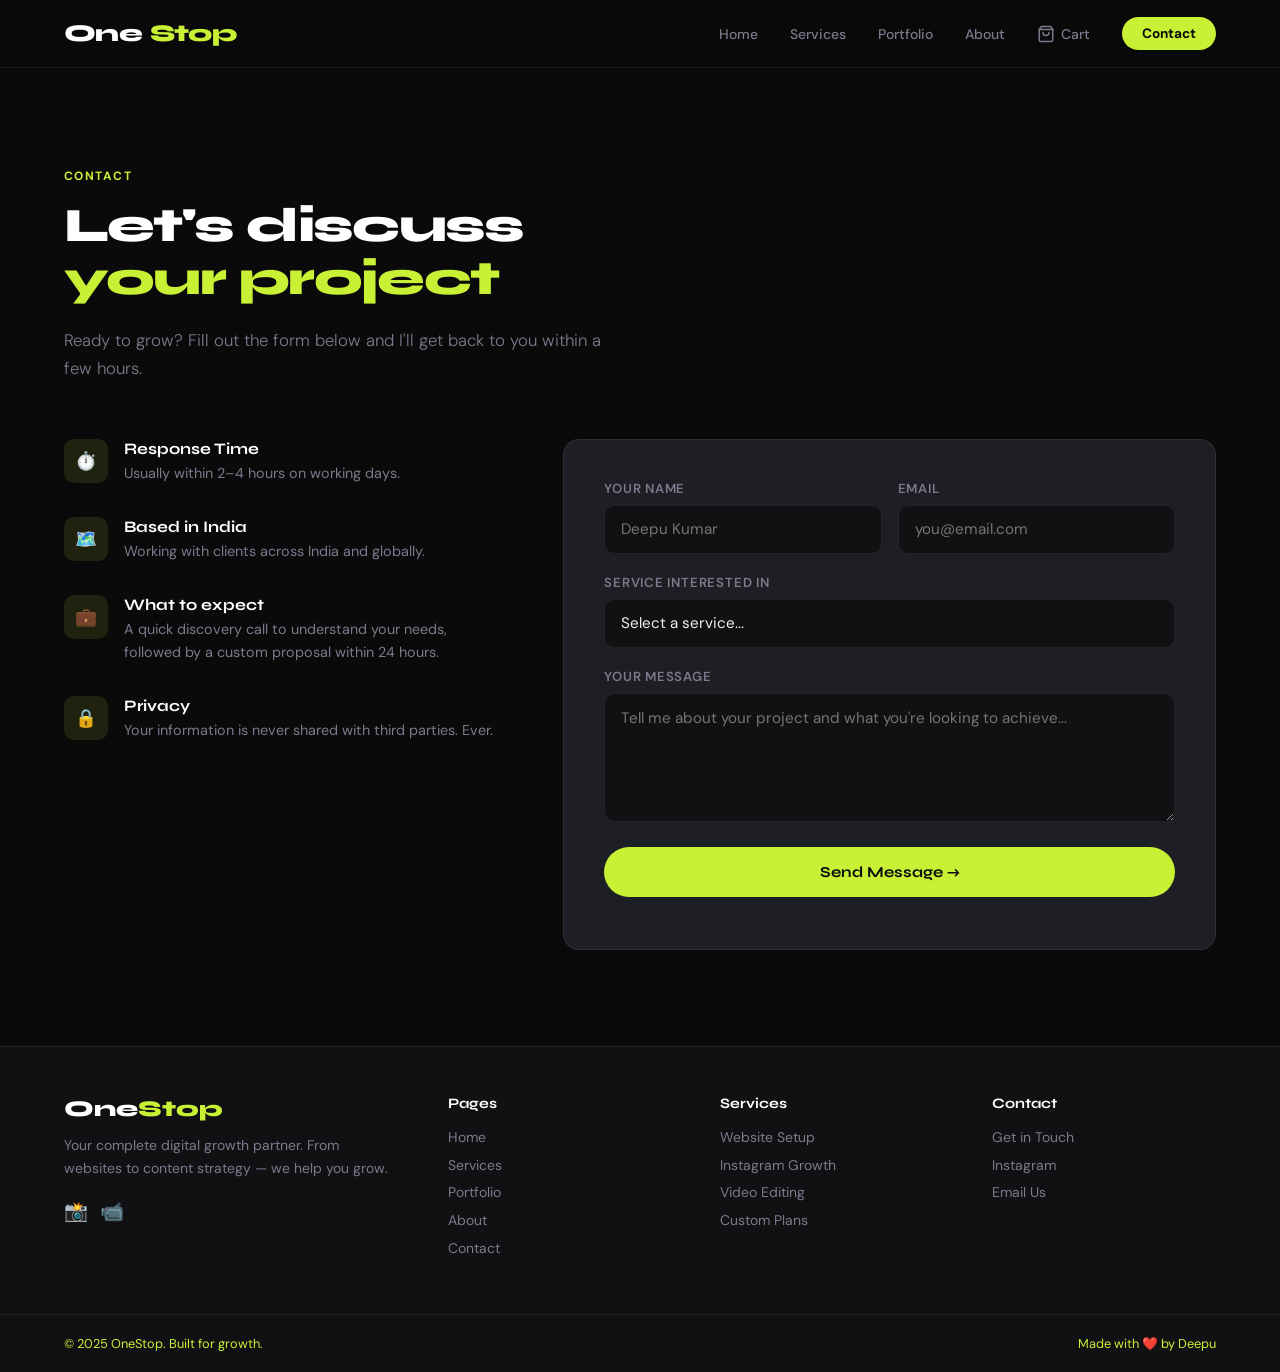
<file: contact.html>
<!DOCTYPE html>
<html lang="en">
<head>
 <link rel="icon" type="image/svg+xml" href="favicon.svg">
<!-- Google Tag Manager -->
<script>(function(w,d,s,l,i){w[l]=w[l]||[];w[l].push({'gtm.start':
new Date().getTime(),event:'gtm.js'});var f=d.getElementsByTagName(s)[0],
j=d.createElement(s),dl=l!='dataLayer'?'&l='+l:'';j.async=true;j.src=
'https://www.googletagmanager.com/gtm.js?id='+i+dl;f.parentNode.insertBefore(j,f);
})(window,document,'script','dataLayer','GTM-PC334QZ3');</script>
<!-- End Google Tag Manager -->
 <!-- Google Tag Manager -->
<script>(function(w,d,s,l,i){w[l]=w[l]||[];w[l].push({'gtm.start':
new Date().getTime(),event:'gtm.js'});var f=d.getElementsByTagName(s)[0],
j=d.createElement(s),dl=l!='dataLayer'?'&l='+l:'';j.async=true;j.src=
'https://www.googletagmanager.com/gtm.js?id='+i+dl;f.parentNode.insertBefore(j,f);
})(window,document,'script','dataLayer','GTM-522B4P5Z');</script>
<!-- End Google Tag Manager -->
 <!-- Google tag (gtag.js) -->
<script async src="https://www.googletagmanager.com/gtag/js?id=G-YJ4X2NCLJR"></script>
<script>
  window.dataLayer = window.dataLayer || [];
  function gtag(){dataLayer.push(arguments);}
  gtag('js', new Date());

  gtag('config', 'G-YJ4X2NCLJR');
</script>
  <meta charset="UTF-8">
  <meta name="viewport" content="width=device-width, initial-scale=1.0">
  <title>Contact — OneStop Digital Growth Agency</title>
  <link rel="stylesheet" href="styles.css">
</head>
<body>
 <!-- Google Tag Manager (noscript) -->
<noscript><iframe src="https://www.googletagmanager.com/ns.html?id=GTM-522B4P5Z"
height="0" width="0" style="display:none;visibility:hidden"></iframe></noscript>
<!-- End Google Tag Manager (noscript) -->
  <!-- Google Tag Manager (noscript) -->
<noscript><iframe src="https://www.googletagmanager.com/ns.html?id=GTM-PC334QZ3"
height="0" width="0" style="display:none;visibility:hidden"></iframe></noscript>
<!-- End Google Tag Manager (noscript) -->

<!-- ─── NAV ─────────────────────────────────────── -->
<nav>
  <a class="nav-logo" href="index.html">One<span>Stop</span></a>
  <div class="nav-links">
    <a href="index.html">Home</a>
    <a href="services.html">Services</a>
    <a href="portfolio.html">Portfolio</a>
    <a href="about.html">About</a>
    <button class="cart-nav-btn" onclick="openCart()" title="Cart">
      <svg viewBox="0 0 24 24" fill="none" stroke="currentColor" stroke-width="2" stroke-linecap="round" stroke-linejoin="round"><path d="M6 2L3 6v14a2 2 0 002 2h14a2 2 0 002-2V6l-3-4z"/><line x1="3" y1="6" x2="21" y2="6"/><path d="M16 10a4 4 0 01-8 0"/></svg>
      Cart
      <span class="cart-count" id="cartCount">0</span>
    </button>
    <a href="contact.html" class="nav-cta active">Contact</a>
  </div>
  <button class="hamburger" onclick="toggleMenu()"><span></span><span></span><span></span></button>
</nav>
<div class="mobile-menu" id="mobileMenu">
  <a href="index.html"     onclick="closeMenu()">Home</a>
  <a href="services.html"  onclick="closeMenu()">Services</a>
  <a href="portfolio.html" onclick="closeMenu()">Portfolio</a>
  <a href="about.html"     onclick="closeMenu()">About</a>
  <a href="contact.html"   onclick="closeMenu()">Contact</a>
</div>

<!-- ─── CONTACT ──────────────────────────────────── -->
<section>
  <div class="section-head">
    <div class="section-label">Contact</div>
    <h1 class="section-title">Let's discuss<br><span style="color:var(--accent)">your project</span></h1>
    <p class="section-sub">Ready to grow? Fill out the form below and I'll get back to you within a few hours.</p>
  </div>

  <div class="contact-grid">
    <div class="contact-info">
      <div class="contact-item reveal">
        <div class="contact-item-icon">⏱️</div>
        <div>
          <h4>Response Time</h4>
          <p>Usually within 2–4 hours on working days.</p>
        </div>
      </div>
      <div class="contact-item reveal">
        <div class="contact-item-icon">🗺️</div>
        <div>
          <h4>Based in India</h4>
          <p>Working with clients across India and globally.</p>
        </div>
      </div>
      <div class="contact-item reveal">
        <div class="contact-item-icon">💼</div>
        <div>
          <h4>What to expect</h4>
          <p>A quick discovery call to understand your needs, followed by a custom proposal within 24 hours.</p>
        </div>
      </div>
      <div class="contact-item reveal">
        <div class="contact-item-icon">🔒</div>
        <div>
          <h4>Privacy</h4>
          <p>Your information is never shared with third parties. Ever.</p>
        </div>
      </div>
    </div>

    <div class="contact-form reveal">
      <div class="form-row">
        <div class="form-group">
          <label>Your Name</label>
          <input type="text" placeholder="Deepu Kumar">
        </div>
        <div class="form-group">
          <label>Email</label>
          <input type="email" placeholder="you@email.com">
        </div>
      </div>
      <div class="form-group">
        <label>Service Interested In</label>
        <select>
          <option value="">Select a service...</option>
          <option>Website Setup</option>
          <option>Instagram Growth &amp; Content</option>
          <option>Video Editing</option>
          <option>Custom / Not Sure Yet</option>
        </select>
      </div>
      <div class="form-group">
        <label>Your Message</label>
        <textarea rows="5" placeholder="Tell me about your project and what you're looking to achieve..."></textarea>
      </div>
      <button class="submit-btn" onclick="handleSubmit()">Send Message →</button>
    </div>
  </div>
</section>

<!-- ─── FOOTER ────────────────────────────────────── -->
<footer>
  <div class="footer-brand">
    <div class="footer-logo">One<span>Stop</span></div>
    <p class="footer-tagline">Your complete digital growth partner. From websites to content strategy — we help you grow.</p>
    <div style="display:flex;gap:0.75rem">
      <a href="#" style="color:var(--muted);font-size:1.2rem;text-decoration:none" title="Instagram">📸</a>
      <a href="#" style="color:var(--muted);font-size:1.2rem;text-decoration:none" title="YouTube">📹</a>
    </div>
  </div>
  <div class="footer-col">
    <h4>Pages</h4>
    <a href="index.html">Home</a>
    <a href="services.html">Services</a>
    <a href="portfolio.html">Portfolio</a>
    <a href="about.html">About</a>
    <a href="contact.html">Contact</a>
  </div>
  <div class="footer-col">
    <h4>Services</h4>
    <a href="services.html">Website Setup</a>
    <a href="services.html">Instagram Growth</a>
    <a href="services.html">Video Editing</a>
    <a href="contact.html">Custom Plans</a>
  </div>
  <div class="footer-col">
    <h4>Contact</h4>
    <a href="contact.html">Get in Touch</a>
    <a href="#">Instagram</a>
    <a href="#">Email Us</a>
  </div>
</footer>
<div class="footer-bottom">
  <span>© 2025 <span>OneStop</span>. Built for growth.</span>
  <span>Made with ❤️ by Deepu</span>
</div>

<!-- ─── CART DRAWER ───────────────────────────────── -->
<div class="cart-overlay" id="cartOverlay" onclick="closeCart()"></div>
<div class="cart-drawer" id="cartDrawer">
  <div class="cart-drawer-head">
    <div class="cart-drawer-title">Your Cart <span id="cartItemCount">0 items</span></div>
    <button class="cart-close-btn" onclick="closeCart()">
      <svg width="14" height="14" viewBox="0 0 14 14" fill="none" stroke="currentColor" stroke-width="2" stroke-linecap="round"><line x1="1" y1="1" x2="13" y2="13"/><line x1="13" y1="1" x2="1" y2="13"/></svg>
    </button>
  </div>
  <div class="cart-items" id="cartItemsList"></div>
  <div class="cart-footer" id="cartFooter" style="display:none">
    <div>
      <div class="cart-summary">
        <div class="cart-summary-label">Total</div>
        <div class="cart-summary-total" id="cartTotal">—</div>
      </div>
      <div class="cart-summary-note">Final price confirmed after consultation</div>
    </div>
    <button class="btn-checkout" onclick="openCheckout()">Proceed to Checkout</button>
    <button class="btn-continue-shopping" onclick="closeCart()">Continue Browsing</button>
  </div>
</div>

<!-- ─── CHECKOUT MODAL ────────────────────────────── -->
<div class="checkout-overlay" id="checkoutOverlay">
  <div class="checkout-box">
    <div class="checkout-head">
      <button class="checkout-close" onclick="closeCheckout()">
        <svg width="12" height="12" viewBox="0 0 12 12" fill="none" stroke="currentColor" stroke-width="2" stroke-linecap="round"><line x1="1" y1="1" x2="11" y2="11"/><line x1="11" y1="1" x2="1" y2="11"/></svg>
      </button>
      <div class="checkout-step-track">
        <div class="checkout-step-dot active" id="cdot-1">1</div>
        <div class="checkout-step-line" id="cline-1"></div>
        <div class="checkout-step-dot" id="cdot-2">2</div>
        <div class="checkout-step-line" id="cline-2"></div>
        <div class="checkout-step-dot" id="cdot-3">3</div>
      </div>
      <div class="checkout-step-labels">
        <div class="checkout-step-lbl active" id="clbl-1">Details</div>
        <div class="checkout-step-lbl" id="clbl-2">Payment</div>
        <div class="checkout-step-lbl" id="clbl-3">Confirm</div>
      </div>
      <h2 id="coHeadTitle">Your Details</h2>
      <p id="coHeadSub">Tell us who you are so we can get started.</p>
    </div>
    <div class="checkout-body">
      <div class="checkout-section active" id="co-step-1">
        <div class="order-summary-mini" id="coOrderSummary"></div>
        <div class="co-form-row">
          <div class="co-field"><label>First Name</label><input type="text" id="co-fname" placeholder="Deepu"></div>
          <div class="co-field"><label>Last Name</label><input type="text" id="co-lname" placeholder="Kumar"></div>
        </div>
        <div class="co-field"><label>Email Address</label><input type="email" id="co-email" placeholder="you@example.com"></div>
        <div class="co-field"><label>Phone Number</label><input type="tel" id="co-phone" placeholder="+91 99999 00000"></div>
        <div class="co-field"><label>Tell us about your project</label><input type="text" id="co-project" placeholder="Brief description of what you need"></div>
      </div>
      <div class="checkout-section" id="co-step-2">
        <div class="order-summary-mini" id="coOrderSummary2"></div>
        <div class="co-section-label">Payment Method</div>
        <div class="payment-methods">
          <div class="payment-method selected" onclick="selectPayment('card',this)">
            <div class="payment-method-radio"></div>
            <div class="payment-method-info"><div class="payment-method-name">Credit / Debit Card</div><div class="payment-method-desc">Visa, Mastercard, RuPay accepted</div></div>
            <div class="payment-method-logos"><span class="pay-logo">VISA</span><span class="pay-logo">MC</span><span class="pay-logo">RuPay</span></div>
          </div>
          <div class="payment-method" onclick="selectPayment('upi',this)">
            <div class="payment-method-radio"></div>
            <div class="payment-method-info"><div class="payment-method-name">UPI</div><div class="payment-method-desc">GPay, PhonePe, Paytm, BHIM</div></div>
            <div class="payment-method-logos"><span class="pay-logo">UPI</span></div>
          </div>
          <div class="payment-method" onclick="selectPayment('netbanking',this)">
            <div class="payment-method-radio"></div>
            <div class="payment-method-info"><div class="payment-method-name">Net Banking</div><div class="payment-method-desc">All major Indian banks</div></div>
            <div class="payment-method-logos"><span class="pay-logo">NEFT</span></div>
          </div>
        </div>
        <div class="card-fields visible" id="cardFields">
          <div class="co-section-label">Card Details</div>
          <div class="co-field card-number-wrap"><label>Card Number</label><input type="text" id="co-cardnum" placeholder="1234 5678 9012 3456" maxlength="19" oninput="formatCard(this)"><span class="card-brand" id="cardBrand">CARD</span></div>
          <div class="co-form-row">
            <div class="co-field"><label>Expiry Date</label><input type="text" placeholder="MM / YY" maxlength="7" oninput="formatExpiry(this)"></div>
            <div class="co-field"><label>CVV</label><input type="text" placeholder="CVV" maxlength="4"></div>
          </div>
          <div class="co-field"><label>Name on Card</label><input type="text" placeholder="As it appears on card"></div>
        </div>
        <div class="upi-field" id="upiField">
          <div class="co-section-label">UPI Details</div>
          <div class="co-field"><label>UPI ID</label><input type="text" placeholder="yourname@upi"></div>
        </div>
      </div>
      <div class="checkout-section" id="co-step-3">
        <div class="order-summary-mini" id="coOrderSummary3"></div>
        <div class="co-section-label">Confirm Your Order</div>
        <div style="background:var(--bg3);border:1px solid var(--border);border-radius:12px;padding:1.25rem;font-size:0.875rem;color:var(--muted);line-height:1.7">
          By placing this order you agree that a 50% advance payment will be collected to begin work, with the remaining 50% due on delivery.
        </div>
        <div id="coConfirmDetails" style="margin-top:1.25rem;background:var(--bg3);border:1px solid var(--border);border-radius:12px;padding:1.25rem;font-size:0.875rem;"></div>
      </div>
      <div class="checkout-section" id="co-success">
        <div class="checkout-success">
          <div class="success-icon"><svg width="32" height="32" viewBox="0 0 24 24" fill="none" stroke="currentColor" stroke-width="2.5" stroke-linecap="round" stroke-linejoin="round"><polyline points="20 6 9 17 4 12"/></svg></div>
          <h2>Order Confirmed!</h2>
          <p>Thank you for choosing OneStop. We'll send your invoice to your email within 30 minutes.</p>
          <div class="order-id" id="coOrderId">Order #OS-000000</div>
          <a class="btn-checkout" href="index.html" style="margin-top:2rem;border-radius:10px;display:inline-block;text-align:center;text-decoration:none">Back to Home</a>
        </div>
      </div>
    </div>
    <div class="checkout-footer" id="checkoutFooter">
      <button class="btn-co-back" id="btnCoBack" onclick="coBack()" style="display:none">Back</button>
      <button class="btn-co-next" id="btnCoNext" onclick="coNext()">Continue</button>
    </div>
  </div>
</div>

<div class="success-toast" id="toast">✓ Message sent!</div>
<script src="shared.js"></script>
</body>
</html>
</file>
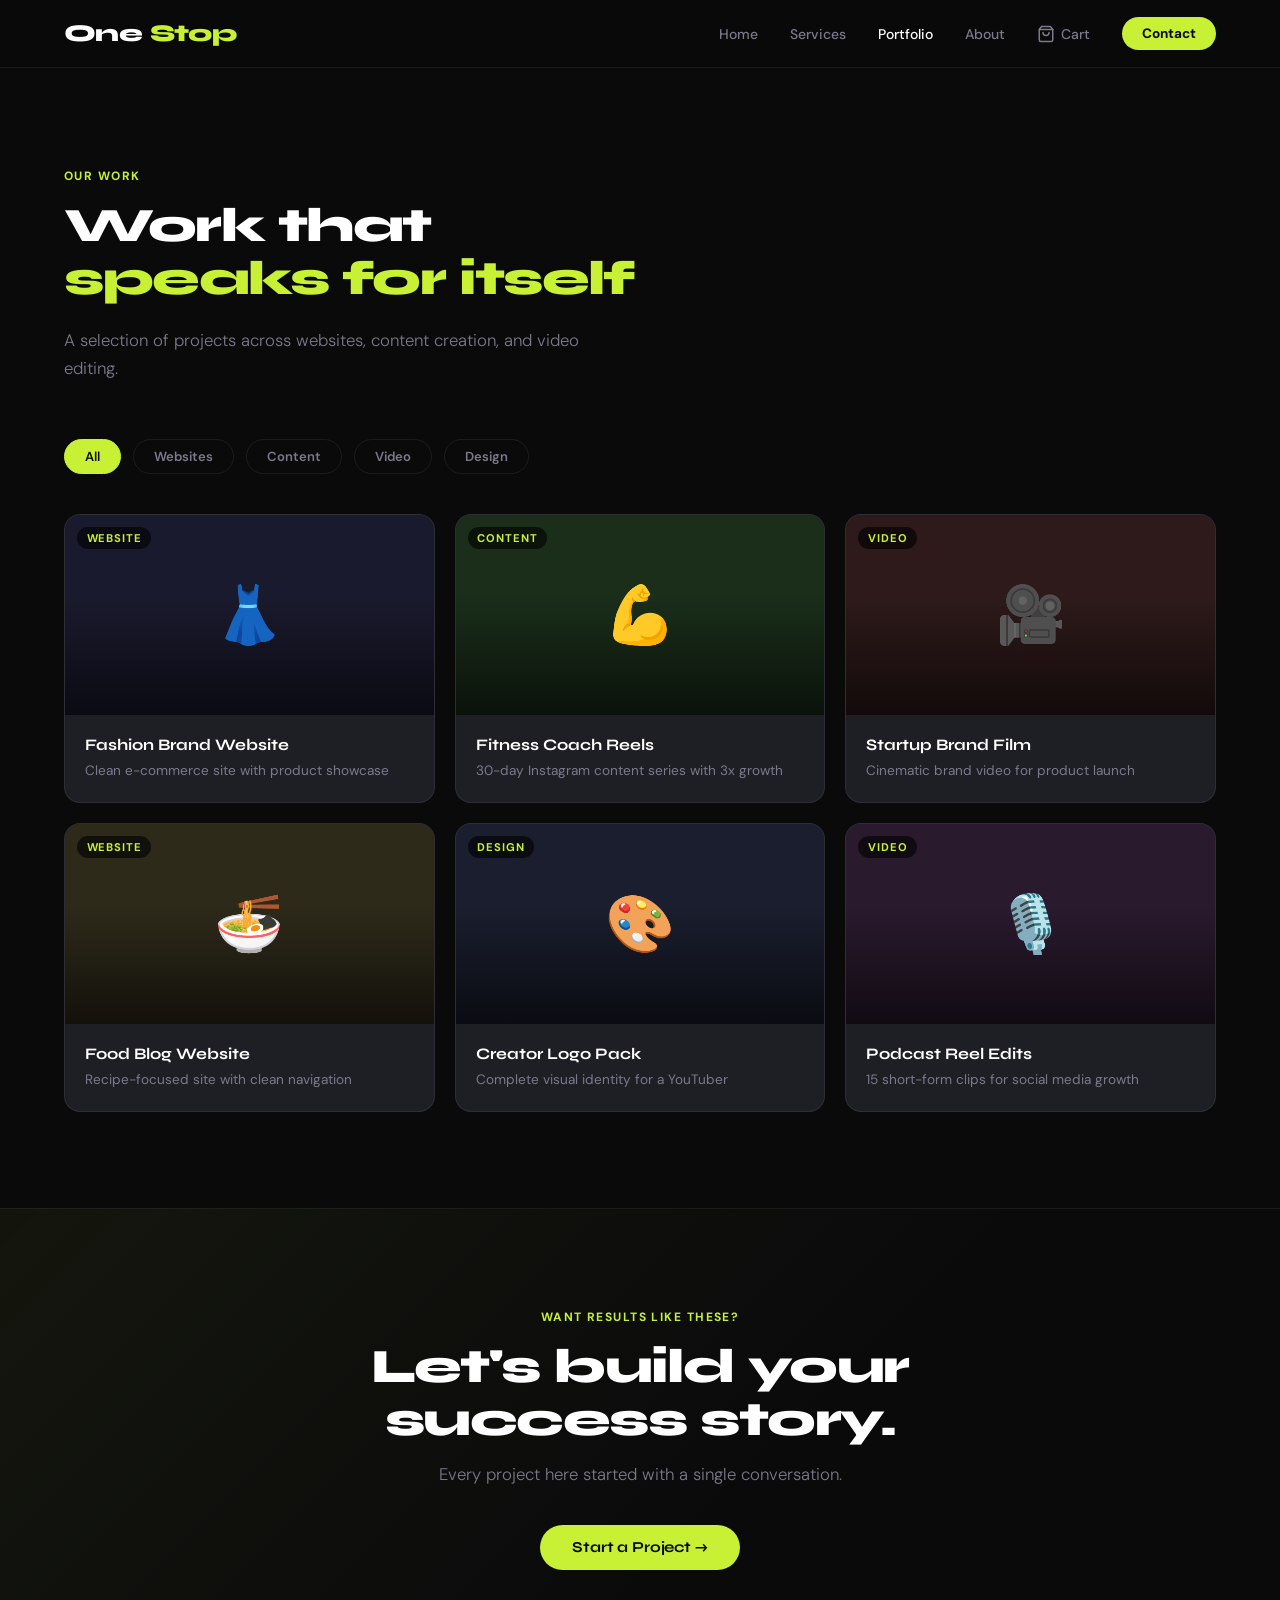
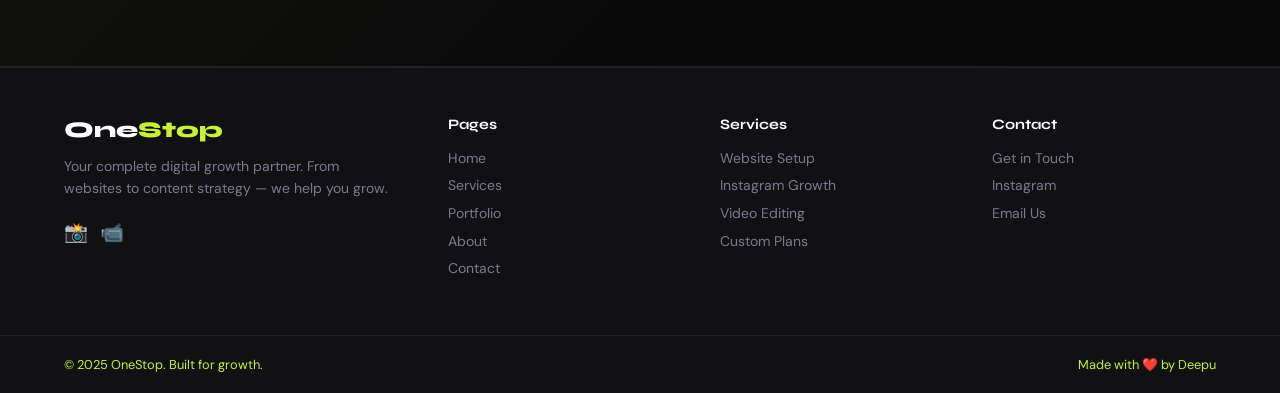
<file: portfolio.html>
<!DOCTYPE html>
<html lang="en">
<head>
  <link rel="icon" type="image/svg+xml" href="favicon.svg">
<!-- Google Tag Manager -->
<script>(function(w,d,s,l,i){w[l]=w[l]||[];w[l].push({'gtm.start':
new Date().getTime(),event:'gtm.js'});var f=d.getElementsByTagName(s)[0],
j=d.createElement(s),dl=l!='dataLayer'?'&l='+l:'';j.async=true;j.src=
'https://www.googletagmanager.com/gtm.js?id='+i+dl;f.parentNode.insertBefore(j,f);
})(window,document,'script','dataLayer','GTM-PC334QZ3');</script>
<!-- End Google Tag Manager -->
  <!-- Google Tag Manager -->
<script>(function(w,d,s,l,i){w[l]=w[l]||[];w[l].push({'gtm.start':
new Date().getTime(),event:'gtm.js'});var f=d.getElementsByTagName(s)[0],
j=d.createElement(s),dl=l!='dataLayer'?'&l='+l:'';j.async=true;j.src=
'https://www.googletagmanager.com/gtm.js?id='+i+dl;f.parentNode.insertBefore(j,f);
})(window,document,'script','dataLayer','GTM-522B4P5Z');</script>
<!-- End Google Tag Manager -->
  <!-- Google tag (gtag.js) -->
<script async src="https://www.googletagmanager.com/gtag/js?id=G-YJ4X2NCLJR"></script>
<script>
  window.dataLayer = window.dataLayer || [];
  function gtag(){dataLayer.push(arguments);}
  gtag('js', new Date());

  gtag('config', 'G-YJ4X2NCLJR');
</script>
  <meta charset="UTF-8">
  <meta name="viewport" content="width=device-width, initial-scale=1.0">
  <title>Portfolio — OneStop Digital Growth Agency</title>
  <link rel="stylesheet" href="styles.css">
</head>
<body>
  <!-- Google Tag Manager (noscript) -->
<noscript><iframe src="https://www.googletagmanager.com/ns.html?id=GTM-522B4P5Z"
height="0" width="0" style="display:none;visibility:hidden"></iframe></noscript>
<!-- End Google Tag Manager (noscript) -->
  <!-- Google Tag Manager (noscript) -->
<noscript><iframe src="https://www.googletagmanager.com/ns.html?id=GTM-PC334QZ3"
height="0" width="0" style="display:none;visibility:hidden"></iframe></noscript>
<!-- End Google Tag Manager (noscript) -->
  
<!-- ─── NAV ─────────────────────────────────────── -->
<nav>
  <a class="nav-logo" href="index.html">One<span>Stop</span></a>
  <div class="nav-links">
    <a href="index.html">Home</a>
    <a href="services.html">Services</a>
    <a href="portfolio.html" class="active">Portfolio</a>
    <a href="about.html">About</a>
    <button class="cart-nav-btn" onclick="openCart()" title="Cart">
      <svg viewBox="0 0 24 24" fill="none" stroke="currentColor" stroke-width="2" stroke-linecap="round" stroke-linejoin="round"><path d="M6 2L3 6v14a2 2 0 002 2h14a2 2 0 002-2V6l-3-4z"/><line x1="3" y1="6" x2="21" y2="6"/><path d="M16 10a4 4 0 01-8 0"/></svg>
      Cart
      <span class="cart-count" id="cartCount">0</span>
    </button>
    <a href="contact.html" class="nav-cta">Contact</a>
  </div>
  <button class="hamburger" onclick="toggleMenu()"><span></span><span></span><span></span></button>
</nav>
<div class="mobile-menu" id="mobileMenu">
  <a href="index.html"     onclick="closeMenu()">Home</a>
  <a href="services.html"  onclick="closeMenu()">Services</a>
  <a href="portfolio.html" onclick="closeMenu()">Portfolio</a>
  <a href="about.html"     onclick="closeMenu()">About</a>
  <a href="contact.html"   onclick="closeMenu()">Contact</a>
</div>

<!-- ─── PORTFOLIO ────────────────────────────────── -->
<section>
  <div class="section-head">
    <div class="section-label">Our Work</div>
    <h1 class="section-title">Work that<br><span style="color:var(--accent)">speaks for itself</span></h1>
    <p class="section-sub">A selection of projects across websites, content creation, and video editing.</p>
  </div>
  <div class="portfolio-filters">
    <button class="filter-btn active" onclick="filterPortfolio('all',this)">All</button>
    <button class="filter-btn" onclick="filterPortfolio('website',this)">Websites</button>
    <button class="filter-btn" onclick="filterPortfolio('content',this)">Content</button>
    <button class="filter-btn" onclick="filterPortfolio('video',this)">Video</button>
    <button class="filter-btn" onclick="filterPortfolio('design',this)">Design</button>
  </div>
  <div class="portfolio-grid" id="portfolioGrid"></div>
</section>

<!-- ─── CTA ──────────────────────────────────────── -->
<section class="cta-section">
  <div class="section-label">Want results like these?</div>
  <h2 class="section-title">Let's build your success story.</h2>
  <p>Every project here started with a single conversation.</p>
  <a class="btn-primary" href="contact.html">Start a Project →</a>
</section>

<!-- ─── FOOTER ────────────────────────────────────── -->
<footer>
  <div class="footer-brand">
    <div class="footer-logo">One<span>Stop</span></div>
    <p class="footer-tagline">Your complete digital growth partner. From websites to content strategy — we help you grow.</p>
    <div style="display:flex;gap:0.75rem">
      <a href="#" style="color:var(--muted);font-size:1.2rem;text-decoration:none">📸</a>
      <a href="#" style="color:var(--muted);font-size:1.2rem;text-decoration:none">📹</a>
    </div>
  </div>
  <div class="footer-col">
    <h4>Pages</h4>
    <a href="index.html">Home</a>
    <a href="services.html">Services</a>
    <a href="portfolio.html">Portfolio</a>
    <a href="about.html">About</a>
    <a href="contact.html">Contact</a>
  </div>
  <div class="footer-col">
    <h4>Services</h4>
    <a href="services.html">Website Setup</a>
    <a href="services.html">Instagram Growth</a>
    <a href="services.html">Video Editing</a>
    <a href="contact.html">Custom Plans</a>
  </div>
  <div class="footer-col">
    <h4>Contact</h4>
    <a href="contact.html">Get in Touch</a>
    <a href="#">Instagram</a>
    <a href="#">Email Us</a>
  </div>
</footer>
<div class="footer-bottom">
  <span>© 2025 <span>OneStop</span>. Built for growth.</span>
  <span>Made with ❤️ by Deepu</span>
</div>

<!-- ─── CART + CHECKOUT ───────────────────────────── -->
<div class="cart-overlay" id="cartOverlay" onclick="closeCart()"></div>
<div class="cart-drawer" id="cartDrawer">
  <div class="cart-drawer-head">
    <div class="cart-drawer-title">Your Cart <span id="cartItemCount">0 items</span></div>
    <button class="cart-close-btn" onclick="closeCart()"><svg width="14" height="14" viewBox="0 0 14 14" fill="none" stroke="currentColor" stroke-width="2" stroke-linecap="round"><line x1="1" y1="1" x2="13" y2="13"/><line x1="13" y1="1" x2="1" y2="13"/></svg></button>
  </div>
  <div class="cart-items" id="cartItemsList"></div>
  <div class="cart-footer" id="cartFooter" style="display:none">
    <div><div class="cart-summary"><div class="cart-summary-label">Total</div><div class="cart-summary-total" id="cartTotal">—</div></div><div class="cart-summary-note">Final price confirmed after consultation</div></div>
    <button class="btn-checkout" onclick="openCheckout()">Proceed to Checkout</button>
    <button class="btn-continue-shopping" onclick="closeCart()">Continue Browsing</button>
  </div>
</div>
<div class="checkout-overlay" id="checkoutOverlay">
  <div class="checkout-box">
    <div class="checkout-head">
      <button class="checkout-close" onclick="closeCheckout()"><svg width="12" height="12" viewBox="0 0 12 12" fill="none" stroke="currentColor" stroke-width="2" stroke-linecap="round"><line x1="1" y1="1" x2="11" y2="11"/><line x1="11" y1="1" x2="1" y2="11"/></svg></button>
      <div class="checkout-step-track">
        <div class="checkout-step-dot active" id="cdot-1">1</div><div class="checkout-step-line" id="cline-1"></div>
        <div class="checkout-step-dot" id="cdot-2">2</div><div class="checkout-step-line" id="cline-2"></div>
        <div class="checkout-step-dot" id="cdot-3">3</div>
      </div>
      <div class="checkout-step-labels">
        <div class="checkout-step-lbl active" id="clbl-1">Details</div>
        <div class="checkout-step-lbl" id="clbl-2">Payment</div>
        <div class="checkout-step-lbl" id="clbl-3">Confirm</div>
      </div>
      <h2 id="coHeadTitle">Your Details</h2><p id="coHeadSub">Tell us who you are so we can get started.</p>
    </div>
    <div class="checkout-body">
      <div class="checkout-section active" id="co-step-1">
        <div class="order-summary-mini" id="coOrderSummary"></div>
        <div class="co-form-row"><div class="co-field"><label>First Name</label><input type="text" id="co-fname" placeholder="Deepu"></div><div class="co-field"><label>Last Name</label><input type="text" id="co-lname" placeholder="Kumar"></div></div>
        <div class="co-field"><label>Email Address</label><input type="email" id="co-email" placeholder="you@example.com"></div>
        <div class="co-field"><label>Phone Number</label><input type="tel" id="co-phone" placeholder="+91 99999 00000"></div>
        <div class="co-field"><label>Tell us about your project</label><input type="text" id="co-project" placeholder="Brief description of what you need"></div>
      </div>
      <div class="checkout-section" id="co-step-2">
        <div class="order-summary-mini" id="coOrderSummary2"></div>
        <div class="co-section-label">Payment Method</div>
        <div class="payment-methods">
          <div class="payment-method selected" onclick="selectPayment('card',this)"><div class="payment-method-radio"></div><div class="payment-method-info"><div class="payment-method-name">Credit / Debit Card</div><div class="payment-method-desc">Visa, Mastercard, RuPay accepted</div></div><div class="payment-method-logos"><span class="pay-logo">VISA</span><span class="pay-logo">MC</span><span class="pay-logo">RuPay</span></div></div>
          <div class="payment-method" onclick="selectPayment('upi',this)"><div class="payment-method-radio"></div><div class="payment-method-info"><div class="payment-method-name">UPI</div><div class="payment-method-desc">GPay, PhonePe, Paytm, BHIM</div></div><div class="payment-method-logos"><span class="pay-logo">UPI</span></div></div>
          <div class="payment-method" onclick="selectPayment('netbanking',this)"><div class="payment-method-radio"></div><div class="payment-method-info"><div class="payment-method-name">Net Banking</div><div class="payment-method-desc">All major Indian banks</div></div><div class="payment-method-logos"><span class="pay-logo">NEFT</span></div></div>
        </div>
        <div class="card-fields visible" id="cardFields">
          <div class="co-section-label">Card Details</div>
          <div class="co-field card-number-wrap"><label>Card Number</label><input type="text" id="co-cardnum" placeholder="1234 5678 9012 3456" maxlength="19" oninput="formatCard(this)"><span class="card-brand" id="cardBrand">CARD</span></div>
          <div class="co-form-row"><div class="co-field"><label>Expiry</label><input type="text" placeholder="MM / YY" maxlength="7" oninput="formatExpiry(this)"></div><div class="co-field"><label>CVV</label><input type="text" placeholder="CVV" maxlength="4"></div></div>
          <div class="co-field"><label>Name on Card</label><input type="text" placeholder="As it appears on card"></div>
        </div>
        <div class="upi-field" id="upiField"><div class="co-section-label">UPI Details</div><div class="co-field"><label>UPI ID</label><input type="text" placeholder="yourname@upi"></div></div>
      </div>
      <div class="checkout-section" id="co-step-3">
        <div class="order-summary-mini" id="coOrderSummary3"></div>
        <div class="co-section-label">Confirm Your Order</div>
        <div style="background:var(--bg3);border:1px solid var(--border);border-radius:12px;padding:1.25rem;font-size:0.875rem;color:var(--muted);line-height:1.7">50% advance to begin, remaining 50% on delivery. Invoice sent within 30 minutes.</div>
        <div id="coConfirmDetails" style="margin-top:1.25rem;background:var(--bg3);border:1px solid var(--border);border-radius:12px;padding:1.25rem;font-size:0.875rem;"></div>
      </div>
      <div class="checkout-section" id="co-success">
        <div class="checkout-success">
          <div class="success-icon"><svg width="32" height="32" viewBox="0 0 24 24" fill="none" stroke="currentColor" stroke-width="2.5" stroke-linecap="round" stroke-linejoin="round"><polyline points="20 6 9 17 4 12"/></svg></div>
          <h2>Order Confirmed!</h2>
          <p>We'll send your invoice to your email within 30 minutes.</p>
          <div class="order-id" id="coOrderId">Order #OS-000000</div>
          <a class="btn-checkout" href="index.html" style="margin-top:2rem;border-radius:10px;display:inline-block;text-align:center;text-decoration:none">Back to Home</a>
        </div>
      </div>
    </div>
    <div class="checkout-footer" id="checkoutFooter">
      <button class="btn-co-back" id="btnCoBack" onclick="coBack()" style="display:none">Back</button>
      <button class="btn-co-next" id="btnCoNext" onclick="coNext()">Continue</button>
    </div>
  </div>
</div>
<div class="success-toast" id="toast">✓ Saved!</div>

<script src="shared.js"></script>
<script>
let currentFilter = 'all';
function renderPortfolio(filter) {
  currentFilter = filter;
  const grid  = document.getElementById('portfolioGrid');
  if (!grid) return;
  const items = filter === 'all' ? siteData.portfolio : siteData.portfolio.filter(p => p.category === filter);
  grid.innerHTML = items.map(p => `
    <div class="portfolio-card reveal">
      <div class="portfolio-thumb" style="background:${p.bg}">
        <div class="portfolio-thumb-overlay"></div>
        <div class="portfolio-category">${p.category}</div>
        <span style="font-size:3.5rem;position:relative;z-index:1">${p.emoji}</span>
      </div>
      <div class="portfolio-info">
        <div class="portfolio-title">${p.title}</div>
        <div class="portfolio-desc">${p.desc}</div>
      </div>
    </div>`).join('');
  initReveal();
}
function filterPortfolio(cat, btn) {
  document.querySelectorAll('.filter-btn').forEach(b => b.classList.remove('active'));
  btn.classList.add('active');
  renderPortfolio(cat);
}
document.addEventListener('DOMContentLoaded', () => renderPortfolio('all'));
</script>
</body>
</html>
</file>
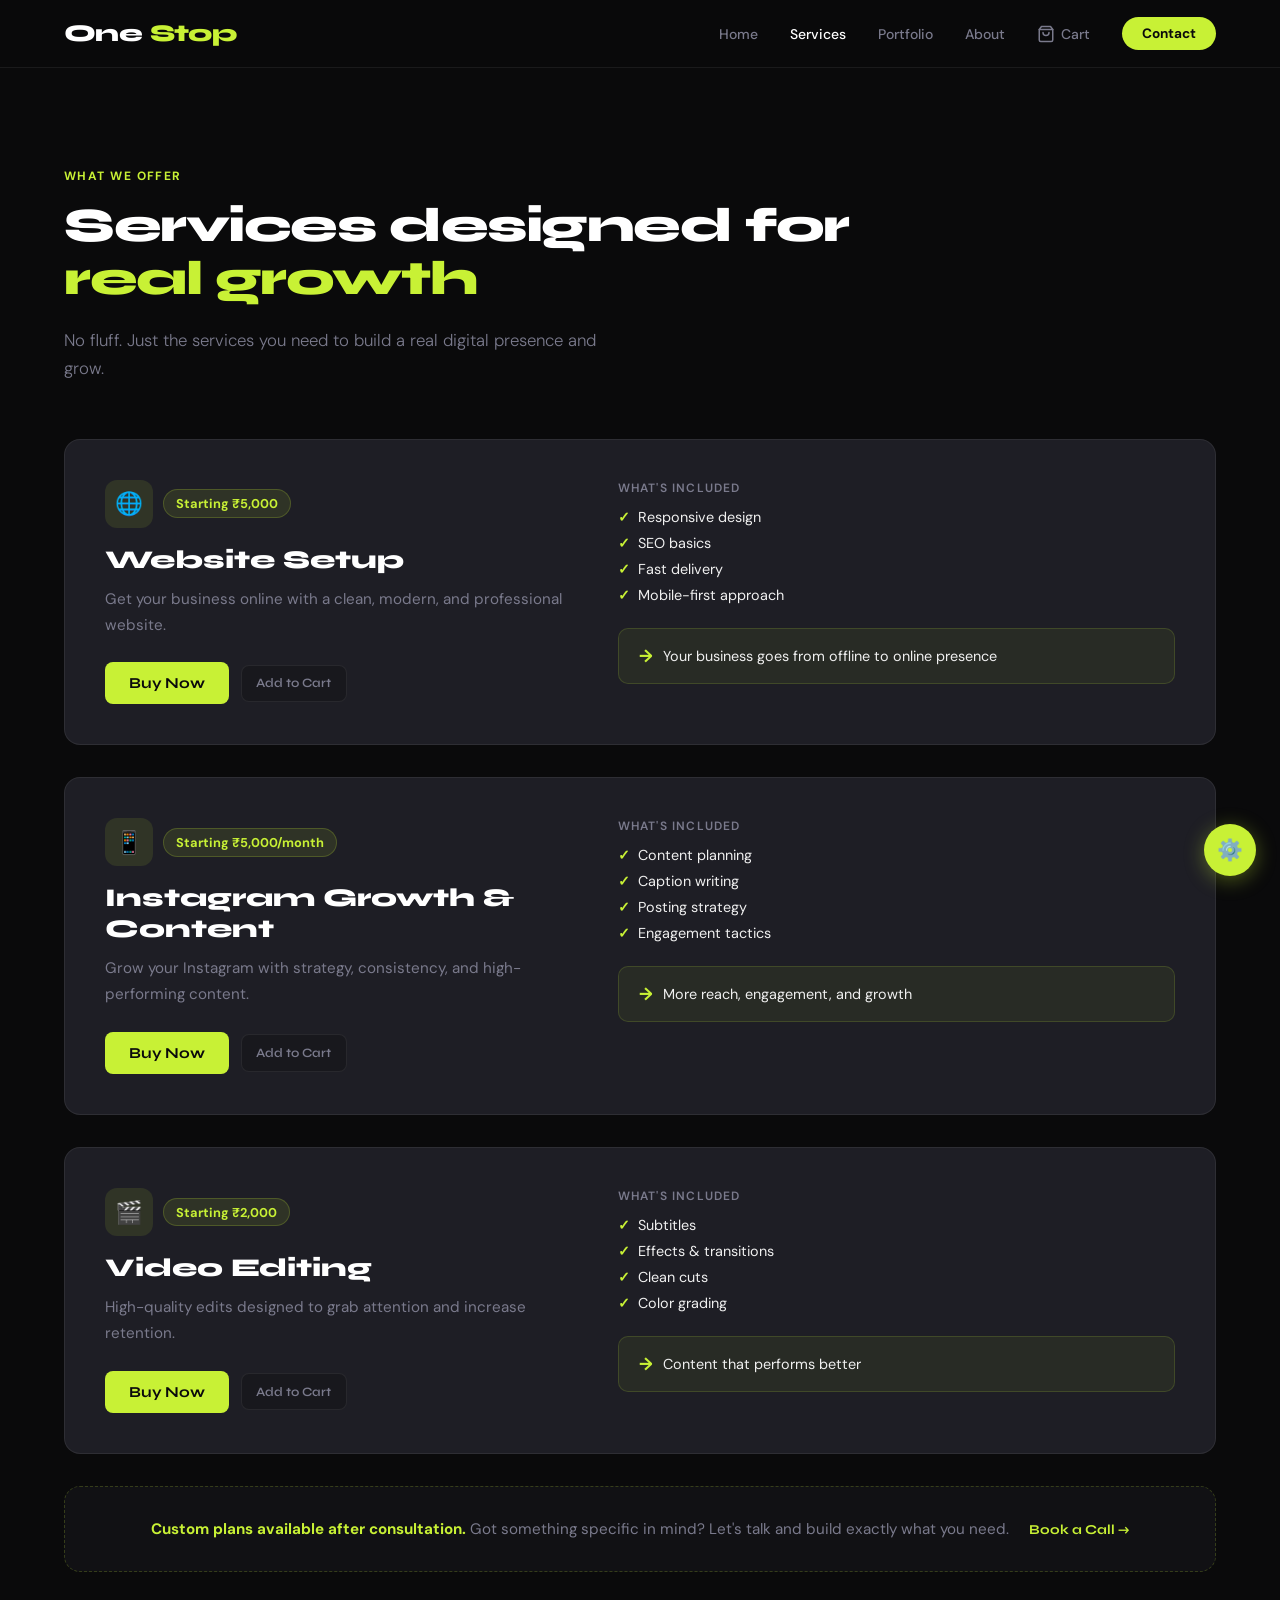
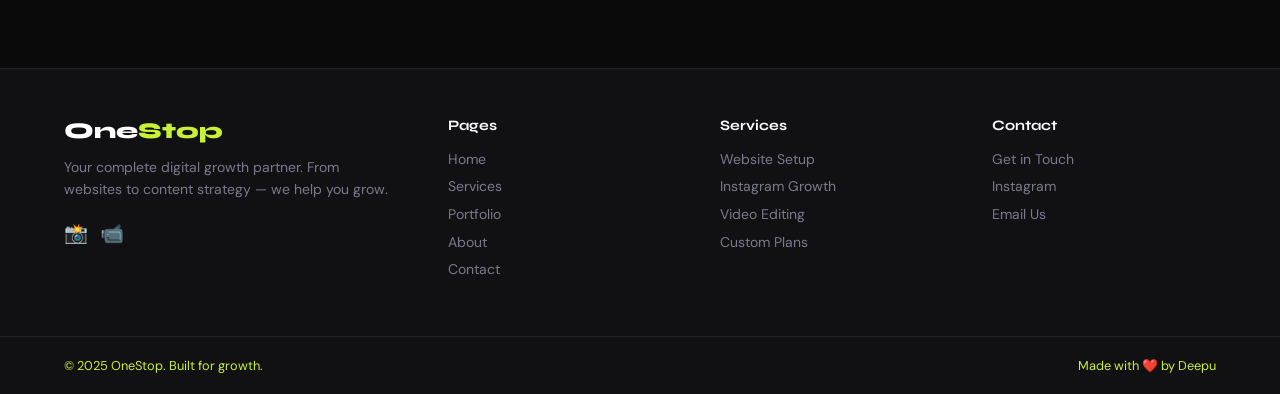
<file: services.html>
<!DOCTYPE html>
<html lang="en">
<head>
  <link rel="icon" type="image/svg+xml" href="favicon.svg">
<!-- Google Tag Manager -->
<script>(function(w,d,s,l,i){w[l]=w[l]||[];w[l].push({'gtm.start':
new Date().getTime(),event:'gtm.js'});var f=d.getElementsByTagName(s)[0],
j=d.createElement(s),dl=l!='dataLayer'?'&l='+l:'';j.async=true;j.src=
'https://www.googletagmanager.com/gtm.js?id='+i+dl;f.parentNode.insertBefore(j,f);
})(window,document,'script','dataLayer','GTM-PC334QZ3');</script>
<!-- End Google Tag Manager -->
  <!-- Google Tag Manager -->
<script>(function(w,d,s,l,i){w[l]=w[l]||[];w[l].push({'gtm.start':
new Date().getTime(),event:'gtm.js'});var f=d.getElementsByTagName(s)[0],
j=d.createElement(s),dl=l!='dataLayer'?'&l='+l:'';j.async=true;j.src=
'https://www.googletagmanager.com/gtm.js?id='+i+dl;f.parentNode.insertBefore(j,f);
})(window,document,'script','dataLayer','GTM-522B4P5Z');</script>
<!-- End Google Tag Manager -->
  <!-- Google tag (gtag.js) -->
<script async src="https://www.googletagmanager.com/gtag/js?id=G-YJ4X2NCLJR"></script>
<script>
  window.dataLayer = window.dataLayer || [];
  function gtag(){dataLayer.push(arguments);}
  gtag('js', new Date());

  gtag('config', 'G-YJ4X2NCLJR');
</script>
  <meta charset="UTF-8">
  <meta name="viewport" content="width=device-width, initial-scale=1.0">
  <title>Services — OneStop Digital Growth Agency</title>
  <link rel="stylesheet" href="styles.css">
</head>
<body>
  <!-- Google Tag Manager (noscript) -->
<noscript><iframe src="https://www.googletagmanager.com/ns.html?id=GTM-522B4P5Z"
height="0" width="0" style="display:none;visibility:hidden"></iframe></noscript>
<!-- End Google Tag Manager (noscript) -->
 <!-- Google Tag Manager (noscript) -->
<noscript><iframe src="https://www.googletagmanager.com/ns.html?id=GTM-PC334QZ3"
height="0" width="0" style="display:none;visibility:hidden"></iframe></noscript>
<!-- End Google Tag Manager (noscript) -->

<!-- ─── NAV ─────────────────────────────────────── -->
<nav>
  <a class="nav-logo" href="index.html">One<span>Stop</span></a>
  <div class="nav-links">
    <a href="index.html">Home</a>
    <a href="services.html" class="active">Services</a>
    <a href="portfolio.html">Portfolio</a>
    <a href="about.html">About</a>
    <button class="cart-nav-btn" onclick="openCart()" title="Cart">
      <svg viewBox="0 0 24 24" fill="none" stroke="currentColor" stroke-width="2" stroke-linecap="round" stroke-linejoin="round"><path d="M6 2L3 6v14a2 2 0 002 2h14a2 2 0 002-2V6l-3-4z"/><line x1="3" y1="6" x2="21" y2="6"/><path d="M16 10a4 4 0 01-8 0"/></svg>
      Cart
      <span class="cart-count" id="cartCount">0</span>
    </button>
    <a href="contact.html" class="nav-cta">Contact</a>
  </div>
  <button class="hamburger" onclick="toggleMenu()"><span></span><span></span><span></span></button>
</nav>
<div class="mobile-menu" id="mobileMenu">
  <a href="index.html"     onclick="closeMenu()">Home</a>
  <a href="services.html"  onclick="closeMenu()">Services</a>
  <a href="portfolio.html" onclick="closeMenu()">Portfolio</a>
  <a href="about.html"     onclick="closeMenu()">About</a>
  <a href="contact.html"   onclick="closeMenu()">Contact</a>
</div>

<!-- ─── SERVICES ─────────────────────────────────── -->
<section>
  <div class="section-head">
    <div class="section-label">What We Offer</div>
    <h1 class="section-title">Services designed for<br><span style="color:var(--accent)">real growth</span></h1>
    <p class="section-sub">No fluff. Just the services you need to build a real digital presence and grow.</p>
  </div>
  <div class="services-detail-grid" id="servicesDetailGrid"></div>
  <div class="custom-note reveal" style="margin-top:2rem">
    <strong>Custom plans available after consultation.</strong> Got something specific in mind? Let's talk and build exactly what you need.
    <a class="btn-link" href="contact.html" style="margin-left:1rem">Book a Call →</a>
  </div>
</section>

<!-- ─── FOOTER ────────────────────────────────────── -->
<footer>
  <div class="footer-brand">
    <div class="footer-logo">One<span>Stop</span></div>
    <p class="footer-tagline">Your complete digital growth partner. From websites to content strategy — we help you grow.</p>
    <div style="display:flex;gap:0.75rem">
      <a href="#" style="color:var(--muted);font-size:1.2rem;text-decoration:none">📸</a>
      <a href="#" style="color:var(--muted);font-size:1.2rem;text-decoration:none">📹</a>
    </div>
  </div>
  <div class="footer-col">
    <h4>Pages</h4>
    <a href="index.html">Home</a>
    <a href="services.html">Services</a>
    <a href="portfolio.html">Portfolio</a>
    <a href="about.html">About</a>
    <a href="contact.html">Contact</a>
  </div>
  <div class="footer-col">
    <h4>Services</h4>
    <a href="services.html">Website Setup</a>
    <a href="services.html">Instagram Growth</a>
    <a href="services.html">Video Editing</a>
    <a href="contact.html">Custom Plans</a>
  </div>
  <div class="footer-col">
    <h4>Contact</h4>
    <a href="contact.html">Get in Touch</a>
    <a href="#">Instagram</a>
    <a href="#">Email Us</a>
  </div>
</footer>
<div class="footer-bottom">
  <span>© 2025 <span>OneStop</span>. Built for growth.</span>
  <span>Made with ❤️ by Deepu</span>
</div>

<!-- ─── CART + CHECKOUT (shared markup) ─────────── -->
<div class="cart-overlay" id="cartOverlay" onclick="closeCart()"></div>
<div class="cart-drawer" id="cartDrawer">
  <div class="cart-drawer-head">
    <div class="cart-drawer-title">Your Cart <span id="cartItemCount">0 items</span></div>
    <button class="cart-close-btn" onclick="closeCart()"><svg width="14" height="14" viewBox="0 0 14 14" fill="none" stroke="currentColor" stroke-width="2" stroke-linecap="round"><line x1="1" y1="1" x2="13" y2="13"/><line x1="13" y1="1" x2="1" y2="13"/></svg></button>
  </div>
  <div class="cart-items" id="cartItemsList"></div>
  <div class="cart-footer" id="cartFooter" style="display:none">
    <div><div class="cart-summary"><div class="cart-summary-label">Total</div><div class="cart-summary-total" id="cartTotal">—</div></div><div class="cart-summary-note">Final price confirmed after consultation</div></div>
    <button class="btn-checkout" onclick="openCheckout()">Proceed to Checkout</button>
    <button class="btn-continue-shopping" onclick="closeCart()">Continue Browsing</button>
  </div>
</div>
<div class="checkout-overlay" id="checkoutOverlay">
  <div class="checkout-box">
    <div class="checkout-head">
      <button class="checkout-close" onclick="closeCheckout()"><svg width="12" height="12" viewBox="0 0 12 12" fill="none" stroke="currentColor" stroke-width="2" stroke-linecap="round"><line x1="1" y1="1" x2="11" y2="11"/><line x1="11" y1="1" x2="1" y2="11"/></svg></button>
      <div class="checkout-step-track">
        <div class="checkout-step-dot active" id="cdot-1">1</div><div class="checkout-step-line" id="cline-1"></div>
        <div class="checkout-step-dot" id="cdot-2">2</div><div class="checkout-step-line" id="cline-2"></div>
        <div class="checkout-step-dot" id="cdot-3">3</div>
      </div>
      <div class="checkout-step-labels">
        <div class="checkout-step-lbl active" id="clbl-1">Details</div>
        <div class="checkout-step-lbl" id="clbl-2">Payment</div>
        <div class="checkout-step-lbl" id="clbl-3">Confirm</div>
      </div>
      <h2 id="coHeadTitle">Your Details</h2><p id="coHeadSub">Tell us who you are so we can get started.</p>
    </div>
    <div class="checkout-body">
      <div class="checkout-section active" id="co-step-1">
        <div class="order-summary-mini" id="coOrderSummary"></div>
        <div class="co-form-row"><div class="co-field"><label>First Name</label><input type="text" id="co-fname" placeholder="Deepu"></div><div class="co-field"><label>Last Name</label><input type="text" id="co-lname" placeholder="Kumar"></div></div>
        <div class="co-field"><label>Email Address</label><input type="email" id="co-email" placeholder="you@example.com"></div>
        <div class="co-field"><label>Phone Number</label><input type="tel" id="co-phone" placeholder="+91 99999 00000"></div>
        <div class="co-field"><label>Tell us about your project</label><input type="text" id="co-project" placeholder="Brief description of what you need"></div>
      </div>
      <div class="checkout-section" id="co-step-2">
        <div class="order-summary-mini" id="coOrderSummary2"></div>
        <div class="co-section-label">Payment Method</div>
        <div class="payment-methods">
          <div class="payment-method selected" onclick="selectPayment('card',this)"><div class="payment-method-radio"></div><div class="payment-method-info"><div class="payment-method-name">Credit / Debit Card</div><div class="payment-method-desc">Visa, Mastercard, RuPay accepted</div></div><div class="payment-method-logos"><span class="pay-logo">VISA</span><span class="pay-logo">MC</span><span class="pay-logo">RuPay</span></div></div>
          <div class="payment-method" onclick="selectPayment('upi',this)"><div class="payment-method-radio"></div><div class="payment-method-info"><div class="payment-method-name">UPI</div><div class="payment-method-desc">GPay, PhonePe, Paytm, BHIM</div></div><div class="payment-method-logos"><span class="pay-logo">UPI</span></div></div>
          <div class="payment-method" onclick="selectPayment('netbanking',this)"><div class="payment-method-radio"></div><div class="payment-method-info"><div class="payment-method-name">Net Banking</div><div class="payment-method-desc">All major Indian banks</div></div><div class="payment-method-logos"><span class="pay-logo">NEFT</span></div></div>
        </div>
        <div class="card-fields visible" id="cardFields">
          <div class="co-section-label">Card Details</div>
          <div class="co-field card-number-wrap"><label>Card Number</label><input type="text" id="co-cardnum" placeholder="1234 5678 9012 3456" maxlength="19" oninput="formatCard(this)"><span class="card-brand" id="cardBrand">CARD</span></div>
          <div class="co-form-row"><div class="co-field"><label>Expiry Date</label><input type="text" placeholder="MM / YY" maxlength="7" oninput="formatExpiry(this)"></div><div class="co-field"><label>CVV</label><input type="text" placeholder="CVV" maxlength="4"></div></div>
          <div class="co-field"><label>Name on Card</label><input type="text" placeholder="As it appears on card"></div>
        </div>
        <div class="upi-field" id="upiField"><div class="co-section-label">UPI Details</div><div class="co-field"><label>UPI ID</label><input type="text" placeholder="yourname@upi"></div></div>
      </div>
      <div class="checkout-section" id="co-step-3">
        <div class="order-summary-mini" id="coOrderSummary3"></div>
        <div class="co-section-label">Confirm Your Order</div>
        <div style="background:var(--bg3);border:1px solid var(--border);border-radius:12px;padding:1.25rem;font-size:0.875rem;color:var(--muted);line-height:1.7">By placing this order you agree that a 50% advance payment will be collected to begin work, with the remaining 50% due on delivery.</div>
        <div id="coConfirmDetails" style="margin-top:1.25rem;background:var(--bg3);border:1px solid var(--border);border-radius:12px;padding:1.25rem;font-size:0.875rem;"></div>
      </div>
      <div class="checkout-section" id="co-success">
        <div class="checkout-success">
          <div class="success-icon"><svg width="32" height="32" viewBox="0 0 24 24" fill="none" stroke="currentColor" stroke-width="2.5" stroke-linecap="round" stroke-linejoin="round"><polyline points="20 6 9 17 4 12"/></svg></div>
          <h2>Order Confirmed!</h2>
          <p>We'll send your invoice to your email within 30 minutes.</p>
          <div class="order-id" id="coOrderId">Order #OS-000000</div>
          <a class="btn-checkout" href="index.html" style="margin-top:2rem;border-radius:10px;display:inline-block;text-align:center;text-decoration:none">Back to Home</a>
        </div>
      </div>
    </div>
    <div class="checkout-footer" id="checkoutFooter">
      <button class="btn-co-back" id="btnCoBack" onclick="coBack()" style="display:none">Back</button>
      <button class="btn-co-next" id="btnCoNext" onclick="coNext()">Continue</button>
    </div>
  </div>
</div>

<div class="admin-panel"><button class="admin-toggle" onclick="openAdmin()" title="Edit Content">⚙️</button></div>
<div class="admin-modal" id="adminModal">
  <div class="admin-box">
    <h2>⚙️ Content Editor</h2><p>Edit services. Changes apply instantly.</p>
    <div class="admin-tabs"><button class="admin-tab active" onclick="switchTab('services',event)">Services</button></div>
    <div class="admin-section active" id="tab-services">
      <div id="adminServicesList"></div>
      <button class="admin-add" onclick="addService()">+ Add New Service</button>
      <div class="admin-actions"><button class="admin-save" onclick="renderServices();showToast()">Save</button><button class="admin-close" onclick="closeAdmin()">Cancel</button></div>
    </div>
  </div>
</div>
<div class="success-toast" id="toast">✓ Saved successfully!</div>

<script src="shared.js"></script>
<script>
function renderServices() {
  const grid = document.getElementById('servicesDetailGrid');
  if (!grid) return;
  grid.innerHTML = siteData.services.map(s => `
    <div class="service-detail-card reveal">
      <div>
        <div class="sd-label">
          <div class="service-icon">${s.icon}</div>
          <span class="price-badge">${s.price}</span>
        </div>
        <div class="sd-title">${s.name}</div>
        <div class="sd-desc">${s.desc}</div>
        <div style="display:flex;gap:0.75rem;flex-wrap:wrap;align-items:center">
          <button class="btn-primary" style="border-radius:8px;padding:0.75rem 1.5rem" onclick='buyNow(event,${JSON.stringify(s)})'>Buy Now</button>
          <button class="btn-add-cart" id="ac-${s.id}" onclick='addToCart(event,${JSON.stringify(s)},this)'>Add to Cart</button>
        </div>
      </div>
      <div>
        <div class="sd-includes">
          <h5>What's Included</h5>
          ${s.includes.map(f => `<div class="sd-feature">${f}</div>`).join('')}
        </div>
        <div class="sd-outcome">${s.outcome}</div>
      </div>
    </div>`).join('');
  initReveal();
}
document.addEventListener('DOMContentLoaded', renderServices);
</script>
</body>
</html>
</file>
<file: styles.css>
@import url('https://fonts.googleapis.com/css2?family=Syne:wght@400;600;700;800&family=DM+Sans:ital,wght@0,300;0,400;0,500;1,300&display=swap');

:root {
  --bg: #0a0a0b;
  --bg2: #111114;
  --bg3: #18181d;
  --surface: #1e1e25;
  --border: rgba(255,255,255,0.07);
  --accent: #c8f135;
  --accent2: #a8d41f;
  --text: #f0f0f0;
  --muted: #7a7a8c;
  --white: #ffffff;
  --radius: 16px;
  --radius-sm: 10px;
  --font-head: 'Syne', sans-serif;
  --font-body: 'DM Sans', sans-serif;
  --transition: 0.3s cubic-bezier(0.4,0,0.2,1);
}
*, *::before, *::after { box-sizing: border-box; margin: 0; padding: 0; }
html { scroll-behavior: smooth; font-size: 16px; }
body {
  font-family: var(--font-body);
  background: var(--bg);
  color: var(--text);
  min-height: 100vh;
  overflow-x: hidden;
  -webkit-font-smoothing: antialiased;
  padding-top: 68px;
}

/* ─── NAV ─────────────────────────────────────────── */
nav {
  position: fixed; top: 0; left: 0; right: 0; z-index: 100;
  padding: 0 5vw; height: 68px;
  display: flex; align-items: center; justify-content: space-between;
  background: rgba(10,10,11,0.88);
  backdrop-filter: blur(18px);
  border-bottom: 1px solid var(--border);
}
.nav-logo {
  font-family: var(--font-head); font-size: 1.5rem; font-weight: 800;
  color: var(--white); letter-spacing: -0.03em;
  text-decoration: none; display: flex; align-items: center; gap: 8px;
}
.nav-logo span { color: var(--accent); }
.nav-links { display: flex; gap: 2rem; align-items: center; }
.nav-links a {
  font-size: 0.875rem; font-weight: 500;
  color: var(--muted); text-decoration: none;
  transition: color var(--transition);
}
.nav-links a:hover { color: var(--white); }
.nav-links a.active { color: var(--white); }
.nav-cta {
  background: var(--accent); color: #0a0a0b !important;
  padding: 0.5rem 1.25rem; border-radius: 100px;
  font-weight: 700 !important; font-size: 0.85rem !important;
}
.nav-cta:hover { background: var(--accent2) !important; }
.cart-nav-btn {
  position: relative; background: none; border: none;
  color: var(--muted); cursor: pointer;
  display: flex; align-items: center; gap: 6px;
  font-family: var(--font-body); font-size: 0.875rem; font-weight: 500;
  transition: color var(--transition); padding: 0;
}
.cart-nav-btn:hover { color: var(--white); }
.cart-nav-btn svg { width: 18px; height: 18px; }
.cart-count {
  position: absolute; top: -6px; right: -8px;
  background: var(--accent); color: #0a0a0b;
  border-radius: 50%; width: 18px; height: 18px;
  font-size: 0.65rem; font-weight: 800;
  display: flex; align-items: center; justify-content: center;
  font-family: var(--font-head); opacity: 0; transform: scale(0);
  transition: var(--transition);
}
.cart-count.visible { opacity: 1; transform: scale(1); }
.hamburger {
  display: none; flex-direction: column; gap: 5px;
  cursor: pointer; padding: 4px; background: none; border: none;
}
.hamburger span {
  display: block; width: 24px; height: 2px;
  background: var(--white); border-radius: 2px; transition: var(--transition);
}
.mobile-menu {
  display: none; position: fixed; top: 68px; left: 0; right: 0;
  background: var(--bg2); border-bottom: 1px solid var(--border);
  padding: 1.5rem 5vw 2rem; flex-direction: column; gap: 1.25rem; z-index: 99;
}
.mobile-menu.open { display: flex; }
.mobile-menu a {
  font-size: 1.1rem; font-weight: 500; color: var(--muted);
  text-decoration: none; transition: color var(--transition);
}
.mobile-menu a:hover { color: var(--white); }

/* ─── COMMON SECTIONS ─────────────────────────────── */
section { padding: 6rem 5vw; }
.section-label {
  display: inline-block; font-size: 0.75rem; font-weight: 700;
  text-transform: uppercase; letter-spacing: 0.12em;
  color: var(--accent); margin-bottom: 1rem;
}
.section-title {
  font-family: var(--font-head); font-size: clamp(1.8rem, 4vw, 3rem);
  font-weight: 800; line-height: 1.1; letter-spacing: -0.03em;
  color: var(--white); margin-bottom: 1.25rem;
}
.section-sub {
  font-size: 1.05rem; color: var(--muted);
  max-width: 540px; line-height: 1.7; font-weight: 300;
}
.section-head { margin-bottom: 3.5rem; }
.section-head.center { text-align: center; }
.section-head.center .section-sub { margin: 0 auto; }

/* ─── BUTTONS ─────────────────────────────────────── */
.btn-primary {
  background: var(--accent); color: #0a0a0b;
  border: none; border-radius: 100px; padding: 0.85rem 2rem;
  font-family: var(--font-head); font-size: 0.95rem; font-weight: 700;
  cursor: pointer; transition: var(--transition); letter-spacing: -0.01em;
  text-decoration: none; display: inline-flex; align-items: center; gap: 8px;
}
.btn-primary:hover { background: var(--accent2); transform: translateY(-2px); box-shadow: 0 8px 30px rgba(200,241,53,0.25); }
.btn-ghost {
  background: transparent; color: var(--white);
  border: 1px solid var(--border); border-radius: 100px; padding: 0.85rem 2rem;
  font-family: var(--font-head); font-size: 0.95rem; font-weight: 600;
  cursor: pointer; transition: var(--transition);
  text-decoration: none; display: inline-flex; align-items: center; gap: 8px;
}
.btn-ghost:hover { border-color: rgba(255,255,255,0.25); background: rgba(255,255,255,0.05); transform: translateY(-2px); }
.btn-link {
  font-size: 0.85rem; font-weight: 700; color: var(--accent);
  background: none; border: none; cursor: pointer; padding: 0;
  font-family: var(--font-head);
  display: inline-flex; align-items: center; gap: 6px;
  transition: gap var(--transition); text-decoration: none;
}
.btn-link:hover { gap: 10px; }

/* ─── HERO ────────────────────────────────────────── */
.hero {
  min-height: calc(100vh - 68px);
  display: flex; align-items: center; justify-content: center;
  text-align: center; padding: 4rem 5vw;
  position: relative; overflow: hidden;
}
.hero-bg {
  position: absolute; inset: 0;
  background: radial-gradient(ellipse 70% 60% at 50% 30%, rgba(200,241,53,0.08) 0%, transparent 70%);
  pointer-events: none;
}
.hero-dots {
  position: absolute; inset: 0;
  background-image: radial-gradient(circle, rgba(255,255,255,0.04) 1px, transparent 1px);
  background-size: 40px 40px; pointer-events: none;
}
.hero-content { position: relative; max-width: 780px; }
.hero-badge {
  display: inline-flex; align-items: center; gap: 8px;
  background: rgba(200,241,53,0.1); border: 1px solid rgba(200,241,53,0.25);
  color: var(--accent); font-size: 0.8rem; font-weight: 600;
  padding: 0.4rem 1rem; border-radius: 100px; margin-bottom: 2rem;
  letter-spacing: 0.05em; text-transform: uppercase;
  animation: fadeInDown 0.7s ease both;
}
.hero-badge::before { content: '●'; font-size: 0.5rem; }
.hero h1 {
  font-family: var(--font-head); font-size: clamp(2.4rem, 6vw, 5rem);
  font-weight: 800; line-height: 1.05; letter-spacing: -0.03em;
  color: var(--white); margin-bottom: 1.5rem;
  animation: fadeInUp 0.7s ease 0.1s both;
}
.hero h1 em { font-style: normal; color: var(--accent); }
.hero > .hero-content > p {
  font-size: clamp(1rem, 2vw, 1.2rem); color: var(--muted);
  max-width: 560px; margin: 0 auto 2.5rem; line-height: 1.7;
  animation: fadeInUp 0.7s ease 0.2s both; font-weight: 300;
}
.hero-btns {
  display: flex; gap: 1rem; justify-content: center; flex-wrap: wrap;
  animation: fadeInUp 0.7s ease 0.3s both;
}
.hero-stats {
  display: flex; justify-content: center; margin-top: 4rem;
  padding-top: 3rem; border-top: 1px solid var(--border);
  animation: fadeInUp 0.7s ease 0.4s both;
  flex-wrap: wrap; gap: 2rem;
}
.stat { text-align: center; }
.stat-num { font-family: var(--font-head); font-size: 2rem; font-weight: 800; color: var(--accent); letter-spacing: -0.03em; }
.stat-label { font-size: 0.8rem; color: var(--muted); margin-top: 0.25rem; text-transform: uppercase; letter-spacing: 0.05em; }

/* ─── WHAT WE DO ─────────────────────────────────── */
.what-section { background: var(--bg2); }
.what-grid { display: grid; grid-template-columns: 1fr 1fr; gap: 4rem; align-items: center; }
.what-points { display: flex; flex-direction: column; gap: 1.5rem; margin-top: 2rem; }
.what-point { display: flex; gap: 1rem; align-items: flex-start; }
.what-point-icon {
  width: 40px; height: 40px; flex-shrink: 0;
  background: rgba(200,241,53,0.1); border-radius: 10px;
  display: flex; align-items: center; justify-content: center; font-size: 1.1rem;
}
.what-point h4 { font-family: var(--font-head); font-size: 1rem; font-weight: 700; color: var(--white); margin-bottom: 0.25rem; }
.what-point p { font-size: 0.9rem; color: var(--muted); line-height: 1.6; }
.what-visual {
  background: var(--surface); border-radius: var(--radius);
  border: 1px solid var(--border); padding: 2.5rem;
  position: relative; overflow: hidden;
}
.what-visual-glow {
  position: absolute; top: -50px; right: -50px; width: 200px; height: 200px;
  background: radial-gradient(circle, rgba(200,241,53,0.15) 0%, transparent 70%);
  pointer-events: none;
}
.growth-chart { display: flex; align-items: flex-end; gap: 8px; height: 140px; margin-bottom: 1rem; }
.bar { flex: 1; background: var(--bg3); border-radius: 6px 6px 0 0; position: relative; overflow: hidden; }
.bar-fill {
  position: absolute; bottom: 0; left: 0; right: 0;
  background: linear-gradient(to top, var(--accent), rgba(200,241,53,0.4));
  border-radius: 6px 6px 0 0;
}
.bar-label { font-size: 0.65rem; color: var(--muted); text-align: center; margin-top: 6px; }
.chart-legend { font-size: 0.85rem; color: var(--muted); display: flex; justify-content: space-between; align-items: center; }
.chart-legend strong { font-family: var(--font-head); color: var(--accent); font-size: 1.4rem; }

/* ─── SERVICE CARDS (HOME PREVIEW) ───────────────── */
.services-grid { display: grid; grid-template-columns: repeat(3, 1fr); gap: 1.5rem; }
.service-card {
  background: var(--surface); border: 1px solid var(--border);
  border-radius: var(--radius); padding: 2rem;
  transition: var(--transition); position: relative; overflow: hidden;
  display: flex; flex-direction: column;
}
.service-card::before {
  content: ''; position: absolute; top: 0; left: 0; right: 0; height: 2px;
  background: var(--accent); transform: scaleX(0); transform-origin: left;
  transition: transform var(--transition);
}
.service-card:hover { border-color: rgba(200,241,53,0.2); transform: translateY(-4px); box-shadow: 0 20px 40px rgba(0,0,0,0.3); }
.service-card:hover::before { transform: scaleX(1); }
.service-icon {
  width: 48px; height: 48px; background: rgba(200,241,53,0.1);
  border-radius: 12px; display: flex; align-items: center; justify-content: center;
  font-size: 1.4rem; margin-bottom: 1.25rem;
}
.service-name { font-family: var(--font-head); font-size: 1.15rem; font-weight: 700; color: var(--white); margin-bottom: 0.5rem; }
.service-price { font-size: 0.8rem; color: var(--accent); font-weight: 600; margin-bottom: 0.75rem; letter-spacing: 0.02em; }
.service-desc { font-size: 0.9rem; color: var(--muted); line-height: 1.65; margin-bottom: 1.5rem; flex: 1; }
.service-card-actions { display: flex; gap: 0.6rem; align-items: center; margin-top: auto; padding-top: 1.25rem; border-top: 1px solid var(--border); }
.btn-buy {
  flex: 1; background: var(--accent); color: #0a0a0b;
  border: none; border-radius: 8px; padding: 0.6rem 1rem;
  font-family: var(--font-head); font-size: 0.82rem; font-weight: 700;
  cursor: pointer; transition: var(--transition);
  display: inline-flex; align-items: center; justify-content: center;
}
.btn-buy:hover { background: var(--accent2); transform: translateY(-1px); box-shadow: 0 6px 20px rgba(200,241,53,0.3); }
.btn-add-cart {
  background: var(--bg3); color: var(--muted); border: 1px solid var(--border);
  border-radius: 8px; padding: 0.6rem 0.9rem;
  font-family: var(--font-head); font-size: 0.8rem; font-weight: 600;
  cursor: pointer; transition: var(--transition); white-space: nowrap;
}
.btn-add-cart:hover { border-color: rgba(200,241,53,0.3); color: var(--accent); background: rgba(200,241,53,0.05); }
.btn-add-cart.added { border-color: rgba(200,241,53,0.4); color: var(--accent); background: rgba(200,241,53,0.08); }

/* ─── WHY CHOOSE ─────────────────────────────────── */
.why-section { background: var(--bg2); }
.why-grid { display: grid; grid-template-columns: repeat(2, 1fr); gap: 1rem; }
.why-card {
  background: var(--bg3); border: 1px solid var(--border);
  border-radius: var(--radius); padding: 1.75rem;
  display: flex; gap: 1rem; align-items: flex-start; transition: var(--transition);
}
.why-card:hover { border-color: rgba(200,241,53,0.15); background: var(--surface); }
.why-num { font-family: var(--font-head); font-size: 2.5rem; font-weight: 800; color: rgba(200,241,53,0.15); line-height: 1; flex-shrink: 0; width: 50px; }
.why-card h4 { font-family: var(--font-head); font-size: 1rem; font-weight: 700; color: var(--white); margin-bottom: 0.4rem; }
.why-card p { font-size: 0.875rem; color: var(--muted); line-height: 1.6; }

/* ─── CTA BANNER ─────────────────────────────────── */
.cta-section {
  text-align: center;
  background: linear-gradient(135deg, rgba(200,241,53,0.05) 0%, transparent 60%);
  border-top: 1px solid var(--border); border-bottom: 1px solid var(--border);
}
.cta-section .section-title { max-width: 600px; margin: 0 auto 1rem; }
.cta-section p { color: var(--muted); margin-bottom: 2.5rem; font-size: 1.05rem; font-weight: 300; }

/* ─── SERVICES DETAIL PAGE ───────────────────────── */
.services-detail-grid { display: flex; flex-direction: column; gap: 2rem; }
.service-detail-card {
  background: var(--surface); border: 1px solid var(--border);
  border-radius: var(--radius); padding: 2.5rem;
  display: grid; grid-template-columns: 1fr 1.2fr; gap: 3rem;
  transition: var(--transition);
}
.service-detail-card:hover { border-color: rgba(200,241,53,0.15); }
.sd-label { display: flex; align-items: center; gap: 10px; margin-bottom: 1rem; }
.sd-label .service-icon { margin: 0; }
.sd-label .price-badge {
  font-size: 0.8rem; font-weight: 700; color: var(--accent);
  background: rgba(200,241,53,0.1); padding: 0.3rem 0.75rem;
  border-radius: 100px; border: 1px solid rgba(200,241,53,0.2);
}
.sd-title { font-family: var(--font-head); font-size: 1.6rem; font-weight: 800; color: var(--white); margin-bottom: 0.75rem; }
.sd-desc { font-size: 0.95rem; color: var(--muted); line-height: 1.7; margin-bottom: 1.5rem; }
.sd-includes h5 { font-size: 0.75rem; text-transform: uppercase; letter-spacing: 0.1em; color: var(--muted); margin-bottom: 0.75rem; font-weight: 600; }
.sd-feature { display: flex; align-items: center; gap: 8px; font-size: 0.9rem; color: var(--text); margin-bottom: 0.5rem; }
.sd-feature::before { content: '✓'; color: var(--accent); font-weight: 700; flex-shrink: 0; }
.sd-outcome {
  margin-top: 1.5rem; background: rgba(200,241,53,0.06);
  border: 1px solid rgba(200,241,53,0.15); border-radius: var(--radius-sm);
  padding: 1rem 1.25rem; font-size: 0.9rem; color: var(--text);
  display: flex; align-items: center; gap: 10px;
}
.sd-outcome::before { content: '→'; color: var(--accent); font-weight: 700; font-size: 1.1rem; }
.custom-note {
  text-align: center; padding: 2rem; background: var(--bg2);
  border: 1px dashed rgba(200,241,53,0.2); border-radius: var(--radius);
  color: var(--muted); font-size: 0.95rem;
}
.custom-note strong { color: var(--accent); }

/* ─── PORTFOLIO ──────────────────────────────────── */
.portfolio-grid { display: grid; grid-template-columns: repeat(3, 1fr); gap: 1.25rem; }
.portfolio-card {
  background: var(--surface); border: 1px solid var(--border);
  border-radius: var(--radius); overflow: hidden; transition: var(--transition); cursor: pointer;
}
.portfolio-card:hover { border-color: rgba(200,241,53,0.2); transform: translateY(-4px); box-shadow: 0 20px 40px rgba(0,0,0,0.3); }
.portfolio-thumb { height: 200px; display: flex; align-items: center; justify-content: center; font-size: 3rem; position: relative; overflow: hidden; }
.portfolio-thumb-overlay { position: absolute; inset: 0; background: linear-gradient(to bottom, transparent 40%, rgba(0,0,0,0.6) 100%); }
.portfolio-category {
  position: absolute; top: 12px; left: 12px;
  font-size: 0.7rem; font-weight: 700; text-transform: uppercase; letter-spacing: 0.08em;
  background: rgba(0,0,0,0.6); color: var(--accent);
  padding: 0.25rem 0.6rem; border-radius: 100px; backdrop-filter: blur(8px);
}
.portfolio-info { padding: 1.25rem; }
.portfolio-title { font-family: var(--font-head); font-size: 1rem; font-weight: 700; color: var(--white); margin-bottom: 0.4rem; }
.portfolio-desc { font-size: 0.85rem; color: var(--muted); line-height: 1.6; }
.portfolio-filters { display: flex; gap: 0.75rem; flex-wrap: wrap; margin-bottom: 2.5rem; }
.filter-btn {
  padding: 0.5rem 1.25rem; border-radius: 100px; font-size: 0.82rem; font-weight: 600;
  cursor: pointer; transition: var(--transition); border: 1px solid var(--border);
  background: transparent; color: var(--muted); font-family: var(--font-body);
}
.filter-btn:hover, .filter-btn.active { background: var(--accent); color: #0a0a0b; border-color: var(--accent); }

/* ─── ABOUT ──────────────────────────────────────── */
.about-grid { display: grid; grid-template-columns: 1fr 1.4fr; gap: 5rem; align-items: center; }
.about-img-wrap { position: relative; }
.about-img {
  width: 100%; aspect-ratio: 4/5; background: var(--surface);
  border: 1px solid var(--border); border-radius: var(--radius);
  display: flex; align-items: center; justify-content: center;
  font-size: 5rem; position: relative; overflow: hidden;
}
.about-img-bg { position: absolute; inset: 0; background: radial-gradient(ellipse at 50% 80%, rgba(200,241,53,0.08) 0%, transparent 70%); }
.about-badge {
  position: absolute; bottom: -16px; right: -16px;
  background: var(--accent); color: #0a0a0b;
  border-radius: var(--radius); padding: 1rem 1.25rem;
  font-family: var(--font-head); font-weight: 800;
}
.about-badge-num { font-size: 2rem; line-height: 1; }
.about-badge-text { font-size: 0.75rem; font-weight: 600; }
.about-content h2 { font-family: var(--font-head); font-size: clamp(2rem, 4vw, 3rem); font-weight: 800; color: var(--white); letter-spacing: -0.03em; margin-bottom: 1.5rem; }
.about-content p { font-size: 1rem; color: var(--muted); line-height: 1.8; margin-bottom: 1rem; font-weight: 300; }
.about-values { display: flex; flex-wrap: wrap; gap: 0.75rem; margin-top: 2rem; }
.value-tag { background: var(--bg3); border: 1px solid var(--border); border-radius: 100px; padding: 0.5rem 1rem; font-size: 0.85rem; color: var(--muted); font-weight: 500; }

/* ─── CONTACT ────────────────────────────────────── */
.contact-grid { display: grid; grid-template-columns: 1fr 1.5fr; gap: 4rem; }
.contact-info { display: flex; flex-direction: column; gap: 2rem; }
.contact-item { display: flex; gap: 1rem; align-items: flex-start; }
.contact-item-icon {
  width: 44px; height: 44px; flex-shrink: 0;
  background: rgba(200,241,53,0.1); border-radius: 10px;
  display: flex; align-items: center; justify-content: center; font-size: 1.1rem;
}
.contact-item h4 { font-family: var(--font-head); font-weight: 700; color: var(--white); margin-bottom: 0.25rem; }
.contact-item p { font-size: 0.9rem; color: var(--muted); line-height: 1.6; }
.contact-form { background: var(--surface); border: 1px solid var(--border); border-radius: var(--radius); padding: 2.5rem; }
.form-row { display: grid; grid-template-columns: 1fr 1fr; gap: 1rem; }
.form-group { margin-bottom: 1.25rem; }
.form-group label { display: block; font-size: 0.82rem; font-weight: 600; color: var(--muted); margin-bottom: 0.5rem; text-transform: uppercase; letter-spacing: 0.06em; }
.form-group input, .form-group select, .form-group textarea {
  width: 100%; background: var(--bg2); border: 1px solid var(--border);
  border-radius: var(--radius-sm); padding: 0.85rem 1rem;
  color: var(--text); font-family: var(--font-body); font-size: 0.95rem;
  transition: border-color var(--transition); outline: none; resize: vertical; appearance: none;
}
.form-group input:focus, .form-group select:focus, .form-group textarea:focus {
  border-color: rgba(200,241,53,0.4); box-shadow: 0 0 0 3px rgba(200,241,53,0.06);
}
.form-group select option { background: var(--bg2); }
.submit-btn {
  width: 100%; background: var(--accent); color: #0a0a0b;
  border: none; border-radius: 100px; padding: 1rem 2rem;
  font-family: var(--font-head); font-size: 0.95rem; font-weight: 700;
  cursor: pointer; transition: var(--transition); margin-bottom: 0.75rem;
}
.submit-btn:hover { background: var(--accent2); transform: translateY(-2px); box-shadow: 0 8px 24px rgba(200,241,53,0.25); }

/* ─── CART DRAWER ────────────────────────────────── */
.cart-overlay { display: none; position: fixed; inset: 0; z-index: 400; background: rgba(0,0,0,0.6); backdrop-filter: blur(6px); }
.cart-overlay.open { display: block; }
.cart-drawer {
  position: fixed; top: 0; right: -420px; bottom: 0; z-index: 401;
  width: 100%; max-width: 420px; background: var(--bg2);
  border-left: 1px solid var(--border); display: flex; flex-direction: column;
  transition: right 0.4s cubic-bezier(0.4,0,0.2,1); overflow: hidden;
}
.cart-drawer.open { right: 0; }
.cart-drawer-head { padding: 1.5rem 1.75rem; border-bottom: 1px solid var(--border); display: flex; align-items: center; justify-content: space-between; flex-shrink: 0; }
.cart-drawer-title { font-family: var(--font-head); font-size: 1.1rem; font-weight: 800; color: var(--white); display: flex; align-items: center; gap: 10px; }
.cart-drawer-title span { font-family: var(--font-body); font-size: 0.8rem; font-weight: 500; color: var(--muted); }
.cart-close-btn { background: var(--bg3); border: 1px solid var(--border); border-radius: 8px; width: 34px; height: 34px; display: flex; align-items: center; justify-content: center; cursor: pointer; color: var(--muted); font-size: 1rem; transition: var(--transition); }
.cart-close-btn:hover { color: var(--white); border-color: rgba(255,255,255,0.2); }
.cart-items { flex: 1; overflow-y: auto; padding: 1.25rem 1.75rem; }
.cart-empty { text-align: center; padding: 3rem 1rem; color: var(--muted); font-size: 0.9rem; }
.cart-empty-icon { font-size: 2.5rem; margin-bottom: 0.75rem; display: block; opacity: 0.4; }
.cart-item { background: var(--surface); border: 1px solid var(--border); border-radius: 12px; padding: 1rem 1.25rem; margin-bottom: 0.75rem; display: flex; gap: 1rem; align-items: flex-start; animation: fadeIn 0.2s ease both; }
.cart-item-icon { width: 40px; height: 40px; flex-shrink: 0; background: rgba(200,241,53,0.1); border-radius: 10px; display: flex; align-items: center; justify-content: center; font-size: 1.2rem; }
.cart-item-info { flex: 1; min-width: 0; }
.cart-item-name { font-family: var(--font-head); font-size: 0.9rem; font-weight: 700; color: var(--white); margin-bottom: 0.2rem; }
.cart-item-price { font-size: 0.82rem; color: var(--accent); font-weight: 600; }
.cart-item-remove { background: none; border: none; cursor: pointer; color: var(--muted); font-size: 0.85rem; padding: 2px; transition: color var(--transition); flex-shrink: 0; display: flex; align-items: center; }
.cart-item-remove:hover { color: #ff5555; }
.cart-item-remove svg { width: 15px; height: 15px; }
.cart-footer { padding: 1.25rem 1.75rem; border-top: 1px solid var(--border); flex-shrink: 0; }
.cart-summary { display: flex; justify-content: space-between; align-items: center; margin-bottom: 1rem; }
.cart-summary-label { font-size: 0.85rem; color: var(--muted); font-weight: 500; }
.cart-summary-total { font-family: var(--font-head); font-size: 1.2rem; font-weight: 800; color: var(--white); }
.cart-summary-note { font-size: 0.75rem; color: var(--muted); text-align: right; margin-top: 0.1rem; }
.btn-checkout { width: 100%; background: var(--accent); color: #0a0a0b; border: none; border-radius: 10px; padding: 1rem 1.5rem; font-family: var(--font-head); font-size: 1rem; font-weight: 700; cursor: pointer; transition: var(--transition); }
.btn-checkout:hover { background: var(--accent2); transform: translateY(-1px); box-shadow: 0 8px 24px rgba(200,241,53,0.3); }
.btn-checkout:disabled { background: var(--bg3); color: var(--muted); transform: none; box-shadow: none; cursor: not-allowed; }
.btn-continue-shopping { width: 100%; background: transparent; color: var(--muted); border: 1px solid var(--border); border-radius: 10px; padding: 0.7rem 1.5rem; font-family: var(--font-head); font-size: 0.85rem; font-weight: 600; cursor: pointer; transition: var(--transition); margin-top: 0.65rem; }
.btn-continue-shopping:hover { border-color: rgba(255,255,255,0.15); color: var(--white); }

/* ─── CHECKOUT MODAL ─────────────────────────────── */
.checkout-overlay { display: none; position: fixed; inset: 0; z-index: 500; background: rgba(0,0,0,0.8); backdrop-filter: blur(14px); align-items: center; justify-content: center; padding: 1rem; }
.checkout-overlay.open { display: flex; }
.checkout-box { background: var(--bg2); border: 1px solid var(--border); border-radius: var(--radius); width: 100%; max-width: 560px; max-height: 92vh; overflow-y: auto; animation: slideUp 0.35s cubic-bezier(0.4,0,0.2,1) both; }
.checkout-head { padding: 1.75rem 2rem 1.5rem; border-bottom: 1px solid var(--border); position: relative; background: linear-gradient(135deg, rgba(200,241,53,0.05) 0%, transparent 60%); }
.checkout-step-track { display: flex; gap: 0; align-items: center; margin-bottom: 1.25rem; }
.checkout-step-dot { width: 28px; height: 28px; border-radius: 50%; display: flex; align-items: center; justify-content: center; font-family: var(--font-head); font-size: 0.72rem; font-weight: 800; background: var(--bg3); border: 1px solid var(--border); color: var(--muted); flex-shrink: 0; transition: var(--transition); position: relative; z-index: 1; }
.checkout-step-dot.active { background: var(--accent); color: #0a0a0b; border-color: var(--accent); }
.checkout-step-dot.done { background: rgba(200,241,53,0.15); border-color: rgba(200,241,53,0.3); color: var(--accent); }
.checkout-step-line { flex: 1; height: 1px; background: var(--border); }
.checkout-step-line.done { background: rgba(200,241,53,0.3); }
.checkout-step-labels { display: flex; justify-content: space-between; margin-top: 0.5rem; }
.checkout-step-lbl { font-size: 0.7rem; font-weight: 600; color: var(--muted); text-transform: uppercase; letter-spacing: 0.06em; text-align: center; }
.checkout-step-lbl.active { color: var(--accent); }
.checkout-head h2 { font-family: var(--font-head); font-size: 1.3rem; font-weight: 800; color: var(--white); margin-bottom: 0.2rem; }
.checkout-head p { font-size: 0.85rem; color: var(--muted); }
.checkout-close { position: absolute; top: 1.25rem; right: 1.25rem; background: var(--bg3); border: 1px solid var(--border); border-radius: 8px; width: 32px; height: 32px; display: flex; align-items: center; justify-content: center; cursor: pointer; color: var(--muted); font-size: 0.9rem; transition: var(--transition); }
.checkout-close:hover { color: var(--white); border-color: rgba(255,255,255,0.2); }
.checkout-body { padding: 1.75rem 2rem; }
.checkout-section { display: none; }
.checkout-section.active { display: block; }
.order-summary-mini { background: var(--bg3); border: 1px solid var(--border); border-radius: 12px; padding: 1rem 1.25rem; margin-bottom: 1.5rem; }
.order-summary-mini h5 { font-size: 0.72rem; font-weight: 700; text-transform: uppercase; letter-spacing: 0.08em; color: var(--muted); margin-bottom: 0.75rem; }
.order-mini-item { display: flex; justify-content: space-between; align-items: center; font-size: 0.875rem; margin-bottom: 0.4rem; }
.order-mini-item:last-child { margin-bottom: 0; }
.order-mini-name { color: var(--text); }
.order-mini-price { color: var(--accent); font-weight: 600; font-family: var(--font-head); }
.order-mini-total { border-top: 1px solid var(--border); padding-top: 0.75rem; margin-top: 0.75rem; font-weight: 700; }
.order-mini-total .order-mini-name { color: var(--white); font-family: var(--font-head); }
.order-mini-total .order-mini-price { font-size: 1rem; }
.co-form-row { display: grid; grid-template-columns: 1fr 1fr; gap: 0.75rem; }
.co-field { margin-bottom: 1rem; }
.co-field label { display: block; font-size: 0.75rem; font-weight: 600; text-transform: uppercase; letter-spacing: 0.06em; color: var(--muted); margin-bottom: 0.4rem; }
.co-field input, .co-field select { width: 100%; background: var(--bg3); border: 1px solid var(--border); border-radius: 8px; padding: 0.75rem 0.9rem; color: var(--text); font-family: var(--font-body); font-size: 0.9rem; outline: none; transition: border-color var(--transition); appearance: none; }
.co-field input:focus, .co-field select:focus { border-color: rgba(200,241,53,0.4); box-shadow: 0 0 0 3px rgba(200,241,53,0.06); }
.co-section-label { font-size: 0.72rem; font-weight: 700; text-transform: uppercase; letter-spacing: 0.1em; color: var(--accent); margin: 1.5rem 0 1rem; display: flex; align-items: center; gap: 8px; }
.co-section-label::after { content: ''; flex: 1; height: 1px; background: var(--border); }
.payment-methods { display: flex; flex-direction: column; gap: 0.65rem; margin-bottom: 1.25rem; }
.payment-method { background: var(--bg3); border: 1px solid var(--border); border-radius: 10px; padding: 1rem 1.25rem; cursor: pointer; transition: var(--transition); display: flex; align-items: center; gap: 1rem; }
.payment-method:hover { border-color: rgba(200,241,53,0.2); }
.payment-method.selected { border-color: rgba(200,241,53,0.5); background: rgba(200,241,53,0.04); }
.payment-method-radio { width: 18px; height: 18px; border-radius: 50%; border: 2px solid var(--border); flex-shrink: 0; display: flex; align-items: center; justify-content: center; transition: var(--transition); }
.payment-method.selected .payment-method-radio { border-color: var(--accent); }
.payment-method.selected .payment-method-radio::after { content: ''; width: 8px; height: 8px; border-radius: 50%; background: var(--accent); display: block; }
.payment-method-info { flex: 1; }
.payment-method-name { font-family: var(--font-head); font-size: 0.9rem; font-weight: 700; color: var(--white); }
.payment-method-desc { font-size: 0.78rem; color: var(--muted); margin-top: 0.15rem; }
.payment-method-logos { display: flex; gap: 6px; align-items: center; }
.pay-logo { background: rgba(255,255,255,0.06); border: 1px solid var(--border); border-radius: 5px; padding: 3px 8px; font-size: 0.7rem; font-weight: 700; color: var(--muted); }
.card-fields { display: none; }
.card-fields.visible { display: block; }
.card-number-wrap { position: relative; }
.card-number-wrap input { padding-right: 3.5rem; letter-spacing: 0.1em; }
.card-brand { position: absolute; right: 0.9rem; top: 50%; transform: translateY(-50%); font-size: 0.7rem; font-weight: 700; color: var(--muted); }
.upi-field { display: none; }
.upi-field.visible { display: block; }
.checkout-footer { padding: 1.25rem 2rem; border-top: 1px solid var(--border); display: flex; gap: 0.75rem; align-items: center; }
.btn-co-back { background: transparent; border: 1px solid var(--border); color: var(--muted); border-radius: 10px; padding: 0.85rem 1.5rem; font-family: var(--font-head); font-size: 0.875rem; font-weight: 600; cursor: pointer; transition: var(--transition); }
.btn-co-back:hover { border-color: rgba(255,255,255,0.2); color: var(--white); }
.btn-co-next { flex: 1; background: var(--accent); color: #0a0a0b; border: none; border-radius: 10px; padding: 0.85rem 1.5rem; font-family: var(--font-head); font-size: 0.95rem; font-weight: 700; cursor: pointer; transition: var(--transition); }
.btn-co-next:hover { background: var(--accent2); transform: translateY(-1px); box-shadow: 0 8px 24px rgba(200,241,53,0.3); }
.checkout-success { text-align: center; padding: 3rem 2rem; }
.success-icon { width: 72px; height: 72px; border-radius: 50%; background: rgba(200,241,53,0.12); border: 2px solid rgba(200,241,53,0.3); display: flex; align-items: center; justify-content: center; margin: 0 auto 1.5rem; animation: popIn 0.5s cubic-bezier(0.34,1.56,0.64,1) both; }
.checkout-success h2 { font-family: var(--font-head); font-size: 1.6rem; font-weight: 800; color: var(--white); margin-bottom: 0.75rem; }
.checkout-success p { font-size: 0.95rem; color: var(--muted); line-height: 1.7; max-width: 360px; margin: 0 auto; }
.order-id { font-family: var(--font-head); font-size: 0.85rem; color: var(--accent); margin-top: 1.25rem; letter-spacing: 0.05em; }

/* ─── ADMIN PANEL ────────────────────────────────── */
.admin-panel { position: fixed; bottom: 24px; right: 24px; z-index: 200; }
.admin-toggle { background: var(--accent); color: #0a0a0b; border: none; border-radius: 50%; width: 52px; height: 52px; font-size: 1.3rem; cursor: pointer; box-shadow: 0 4px 20px rgba(200,241,53,0.35); transition: var(--transition); display: flex; align-items: center; justify-content: center; }
.admin-toggle:hover { background: var(--accent2); transform: scale(1.1); }
.admin-modal { display: none; position: fixed; inset: 0; z-index: 300; background: rgba(0,0,0,0.7); backdrop-filter: blur(8px); align-items: center; justify-content: center; padding: 1rem; }
.admin-modal.open { display: flex; }
.admin-box { background: var(--bg2); border: 1px solid var(--border); border-radius: var(--radius); width: 100%; max-width: 640px; max-height: 85vh; overflow-y: auto; padding: 2rem; }
.admin-box h2 { font-family: var(--font-head); font-size: 1.5rem; font-weight: 800; color: var(--white); margin-bottom: 0.25rem; }
.admin-box > p { font-size: 0.85rem; color: var(--muted); margin-bottom: 2rem; }
.admin-tabs { display: flex; gap: 0.5rem; margin-bottom: 2rem; flex-wrap: wrap; }
.admin-tab { padding: 0.5rem 1rem; border-radius: 100px; font-size: 0.82rem; font-weight: 600; cursor: pointer; border: 1px solid var(--border); background: transparent; color: var(--muted); font-family: var(--font-body); transition: var(--transition); }
.admin-tab.active { background: var(--accent); color: #0a0a0b; border-color: var(--accent); }
.admin-section { display: none; }
.admin-section.active { display: block; }
.admin-field { margin-bottom: 1rem; }
.admin-field label { display: block; font-size: 0.78rem; font-weight: 600; color: var(--muted); margin-bottom: 0.4rem; text-transform: uppercase; letter-spacing: 0.06em; }
.admin-field input, .admin-field textarea { width: 100%; background: var(--bg3); border: 1px solid var(--border); border-radius: var(--radius-sm); padding: 0.7rem 0.9rem; color: var(--text); font-family: var(--font-body); font-size: 0.9rem; outline: none; resize: vertical; transition: border-color var(--transition); }
.admin-field input:focus, .admin-field textarea:focus { border-color: rgba(200,241,53,0.4); }
.admin-service-item { background: var(--bg3); border: 1px solid var(--border); border-radius: var(--radius-sm); padding: 1rem; margin-bottom: 0.75rem; }
.admin-service-header { display: flex; justify-content: space-between; align-items: center; margin-bottom: 0.75rem; }
.admin-service-name { font-family: var(--font-head); font-weight: 700; color: var(--white); }
.admin-delete { background: rgba(255,80,80,0.1); border: 1px solid rgba(255,80,80,0.2); color: #ff5050; border-radius: 6px; padding: 0.3rem 0.75rem; font-size: 0.78rem; cursor: pointer; transition: var(--transition); }
.admin-delete:hover { background: rgba(255,80,80,0.2); }
.admin-save { background: var(--accent); color: #0a0a0b; border: none; border-radius: 100px; padding: 0.75rem 2rem; font-family: var(--font-head); font-size: 0.9rem; font-weight: 700; cursor: pointer; transition: var(--transition); margin-top: 0.5rem; }
.admin-save:hover { background: var(--accent2); }
.admin-add { background: transparent; border: 1px dashed rgba(200,241,53,0.3); color: var(--accent); border-radius: var(--radius-sm); padding: 0.65rem 1.25rem; font-family: var(--font-head); font-size: 0.85rem; font-weight: 600; cursor: pointer; transition: var(--transition); width: 100%; margin-bottom: 1rem; }
.admin-add:hover { background: rgba(200,241,53,0.06); }
.admin-close { background: transparent; border: 1px solid var(--border); color: var(--muted); border-radius: 100px; padding: 0.65rem 1.5rem; font-family: var(--font-head); font-size: 0.85rem; font-weight: 600; cursor: pointer; transition: var(--transition); margin-left: 0.75rem; }
.admin-close:hover { border-color: rgba(255,255,255,0.2); color: var(--white); }
.admin-actions { display: flex; align-items: center; margin-top: 1rem; }
.success-toast { position: fixed; bottom: 90px; right: 24px; z-index: 400; background: var(--accent); color: #0a0a0b; padding: 0.75rem 1.5rem; border-radius: 100px; font-family: var(--font-head); font-size: 0.9rem; font-weight: 700; opacity: 0; transform: translateY(10px); transition: var(--transition); pointer-events: none; }
.success-toast.show { opacity: 1; transform: translateY(0); }

/* ─── FOOTER ─────────────────────────────────────── */
footer { background: var(--bg2); border-top: 1px solid var(--border); padding: 3rem 5vw; display: grid; grid-template-columns: 1.5fr 1fr 1fr 1fr; gap: 3rem; }
.footer-logo { font-family: var(--font-head); font-size: 1.4rem; font-weight: 800; color: var(--white); margin-bottom: 0.75rem; }
.footer-logo span { color: var(--accent); }
.footer-tagline { font-size: 0.875rem; color: var(--muted); line-height: 1.6; margin-bottom: 1.25rem; }
.footer-col h4 { font-family: var(--font-head); font-weight: 700; color: var(--white); margin-bottom: 1rem; font-size: 0.9rem; }
.footer-col a { display: block; font-size: 0.875rem; color: var(--muted); text-decoration: none; margin-bottom: 0.6rem; transition: color var(--transition); }
.footer-col a:hover { color: var(--white); }
.footer-bottom { background: var(--bg2); border-top: 1px solid var(--border); padding: 1.25rem 5vw; display: flex; justify-content: space-between; align-items: center; font-size: 0.8rem; color: var(--muted); }
.footer-bottom span { color: var(--accent); }

/* ─── ANIMATIONS ─────────────────────────────────── */
@keyframes fadeInDown { from { opacity: 0; transform: translateY(-20px); } to { opacity: 1; transform: translateY(0); } }
@keyframes fadeInUp   { from { opacity: 0; transform: translateY(30px);  } to { opacity: 1; transform: translateY(0); } }
@keyframes fadeIn     { from { opacity: 0; transform: translateY(8px);   } to { opacity: 1; transform: none; } }
@keyframes slideUp    { from { opacity: 0; transform: translateY(28px) scale(0.97); } to { opacity: 1; transform: none; } }
@keyframes popIn      { from { opacity: 0; transform: scale(0.5); } to { opacity: 1; transform: scale(1); } }
.reveal { opacity: 0; transform: translateY(30px); transition: opacity 0.6s ease, transform 0.6s ease; }
.reveal.visible { opacity: 1; transform: none; }

/* ─── RESPONSIVE ─────────────────────────────────── */
@media (max-width: 900px) {
  .nav-links { display: none; }
  .hamburger { display: flex; }
  .services-grid { grid-template-columns: 1fr; }
  .what-grid { grid-template-columns: 1fr; }
  .service-detail-card { grid-template-columns: 1fr; gap: 2rem; }
  .portfolio-grid { grid-template-columns: repeat(2, 1fr); }
  .about-grid { grid-template-columns: 1fr; }
  .contact-grid { grid-template-columns: 1fr; }
  .why-grid { grid-template-columns: 1fr; }
  footer { grid-template-columns: 1fr 1fr; }
  .form-row { grid-template-columns: 1fr; }
}
@media (max-width: 600px) {
  .portfolio-grid { grid-template-columns: 1fr; }
  footer { grid-template-columns: 1fr; }
  .footer-bottom { flex-direction: column; gap: 0.5rem; text-align: center; }
  .hero h1 { font-size: 2.2rem; }
  section { padding: 4rem 5vw; }
}
</file>
